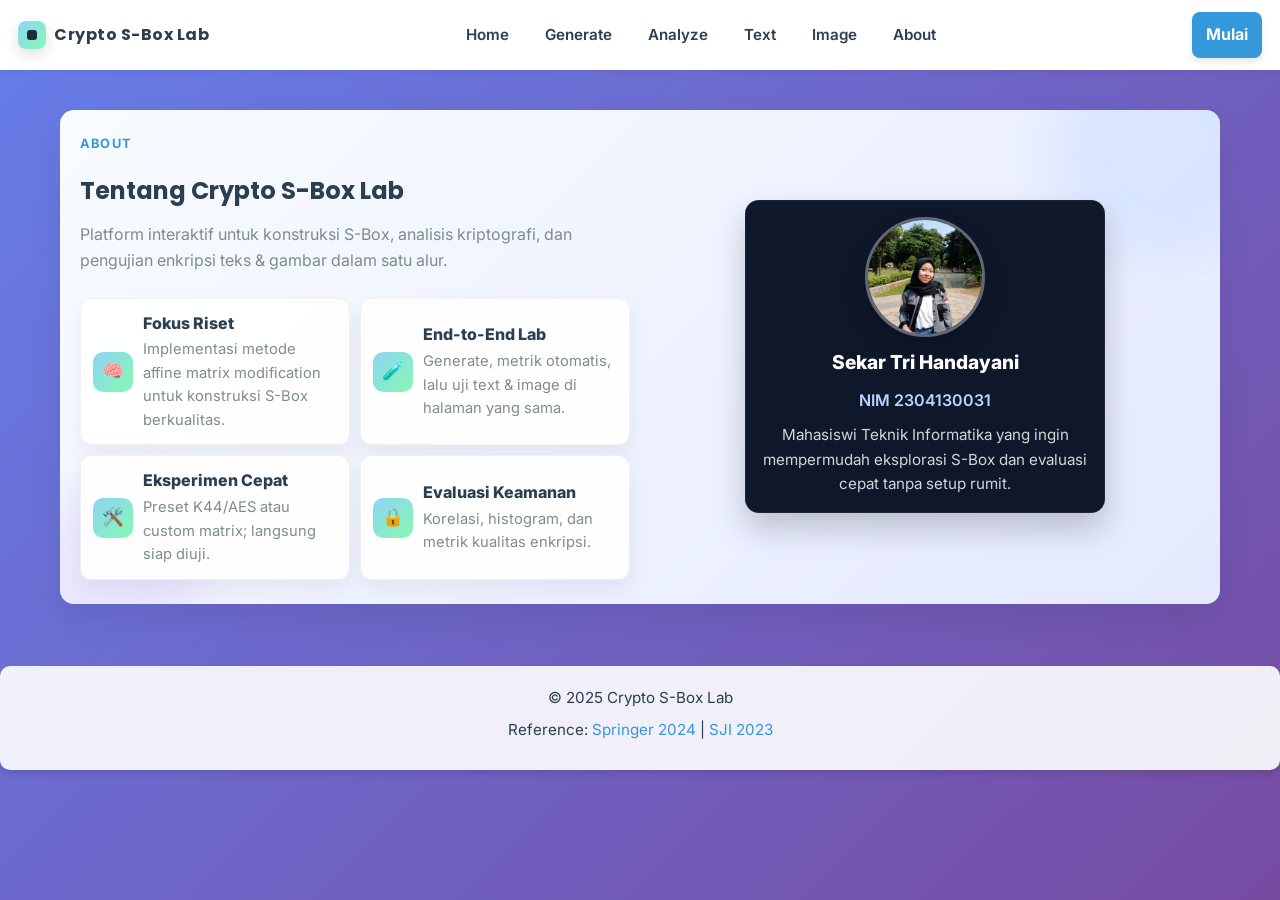
<file: about.html>
<!DOCTYPE html>
<html lang="id">
<head>
    <meta charset="UTF-8">
    <meta name="viewport" content="width=device-width, initial-scale=1.0">
    <title>About - Crypto S-Box Lab</title>
    <link rel="stylesheet" href="styles.css">
</head>
<body>
    <nav class="top-nav">
        <div class="brand"><span class="brand-mark"></span>Crypto S-Box Lab</div>
        <div class="nav-links">
            <a href="index.html#landing">Home</a>
            <a href="index.html#research-panel">Generate</a>
            <a href="index.html#control-panel">Analyze</a>
            <a href="index.html#text-encryption">Text</a>
            <a href="index.html#image-lab">Image</a>
            <a href="about.html">About</a>
        </div>
        <a class="nav-cta" href="index.html#encryption-section">Mulai</a>
    </nav>

    <div class="container">
        <section class="about-hero">
            <div class="about-text">
                <p class="eyebrow">About</p>
                <h1>Tentang Crypto S-Box Lab</h1>
                <p class="hero-sub">Platform interaktif untuk konstruksi S-Box, analisis kriptografi, dan pengujian enkripsi teks & gambar dalam satu alur.</p>
                <div class="about-points">
                    <div class="about-point">
                        <div class="point-icon">🧠</div>
                        <div>
                            <div class="point-title">Fokus Riset</div>
                            <div class="point-desc">Implementasi metode affine matrix modification untuk konstruksi S-Box berkualitas.</div>
                        </div>
                    </div>
                    <div class="about-point">
                        <div class="point-icon">🧪</div>
                        <div>
                            <div class="point-title">End-to-End Lab</div>
                            <div class="point-desc">Generate, metrik otomatis, lalu uji text & image di halaman yang sama.</div>
                        </div>
                    </div>
                    <div class="about-point">
                        <div class="point-icon">🛠️</div>
                        <div>
                            <div class="point-title">Eksperimen Cepat</div>
                            <div class="point-desc">Preset K44/AES atau custom matrix; langsung siap diuji.</div>
                        </div>
                    </div>
                    <div class="about-point">
                        <div class="point-icon">🔒</div>
                        <div>
                            <div class="point-title">Evaluasi Keamanan</div>
                            <div class="point-desc">Korelasi, histogram, dan metrik kualitas enkripsi.</div>
                        </div>
                    </div>
                </div>
            </div>
            <div class="about-visual">
                <div class="profile-card">
                    <div class="profile-photo"><img src="image/IMG20240522093045.jpg" alt="Profile photo" class="profile-photo-img"></div>
                    <div class="profile-name">Sekar Tri Handayani</div>
                    <div class="profile-role">NIM 2304130031</div>
                    <p class="profile-bio">Mahasiswi Teknik Informatika yang ingin mempermudah eksplorasi S-Box dan evaluasi cepat tanpa setup rumit.</p>
                </div>
            </div>
        </section>
    </div>

    <footer>
        <p>&copy; 2025 Crypto S-Box Lab</p>
        <p>Reference: <a href="https://link.springer.com/article/10.1007/s11071-024-10414-3" target="_blank">Springer 2024</a> | <a href="https://journal.unnes.ac.id/nju/index.php/sji/article/view/42305" target="_blank">SJI 2023</a></p>
    </footer>
</body>
</html>
</file>
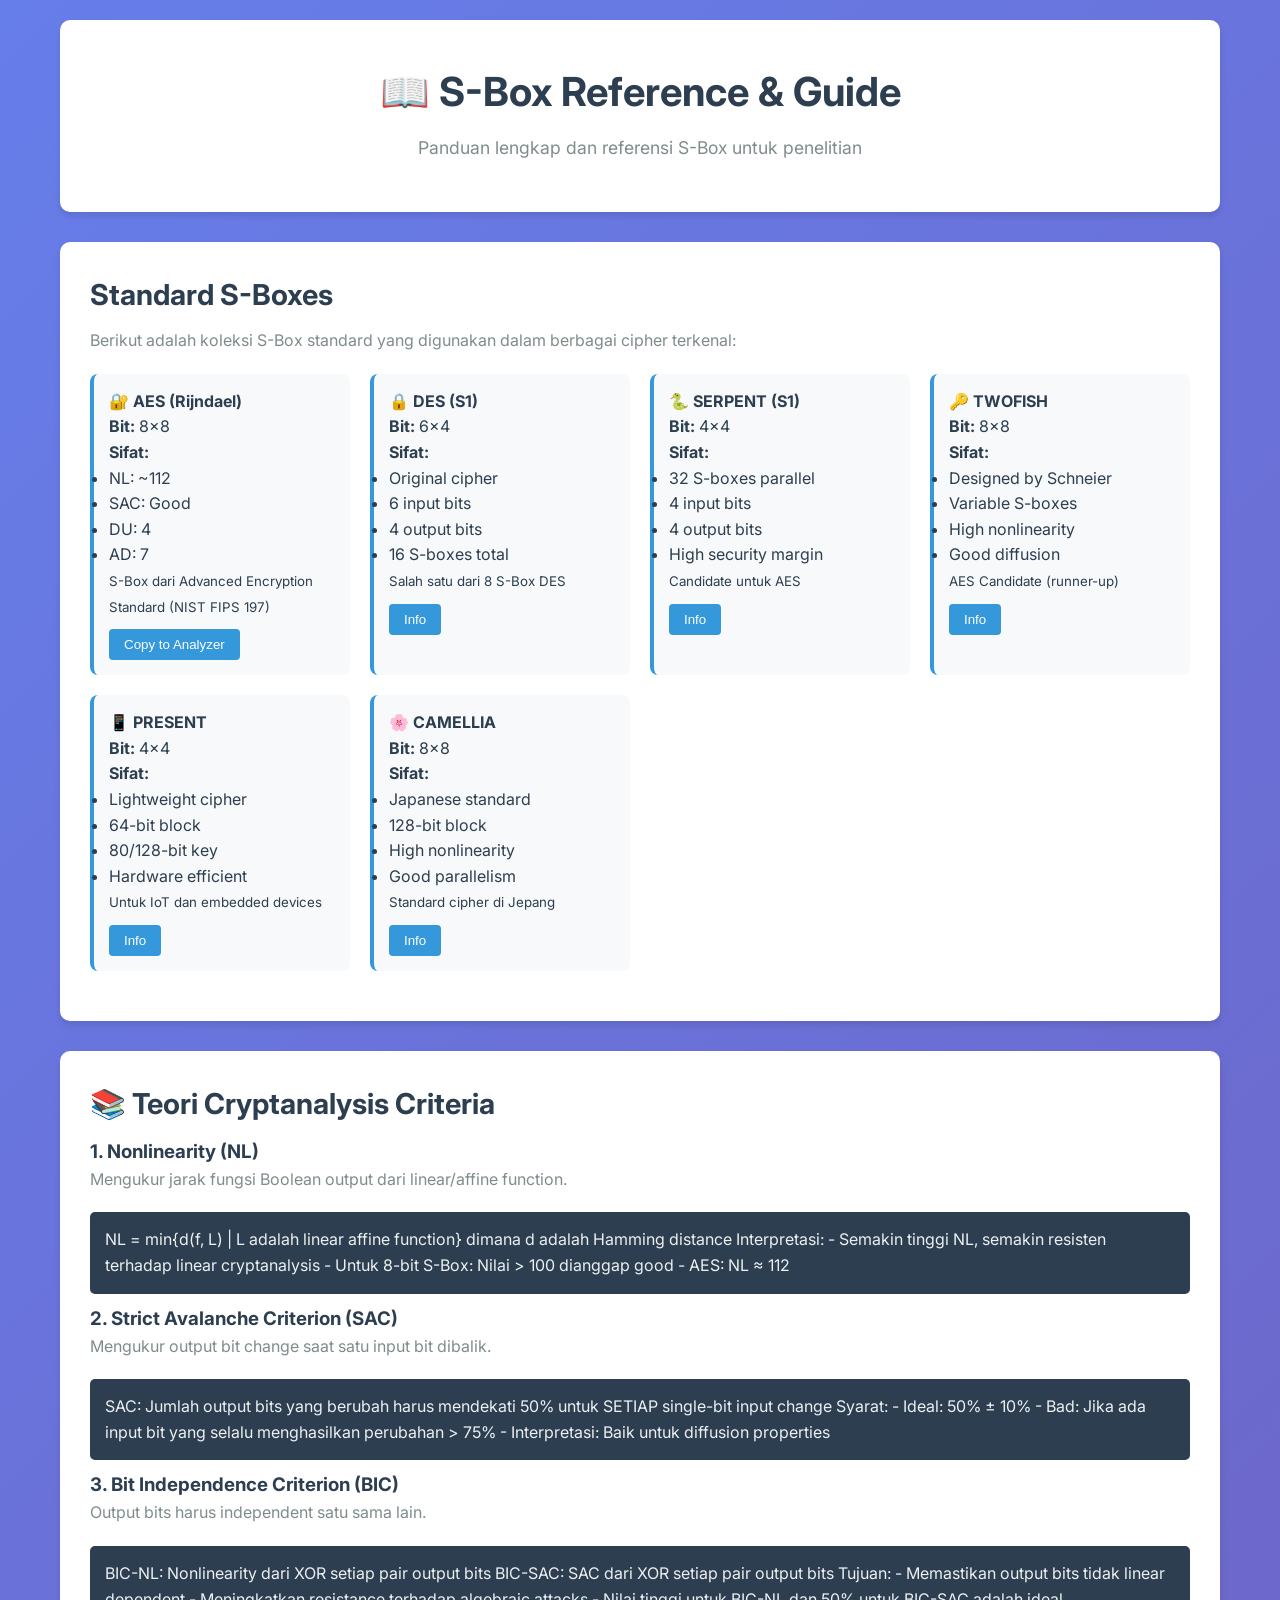
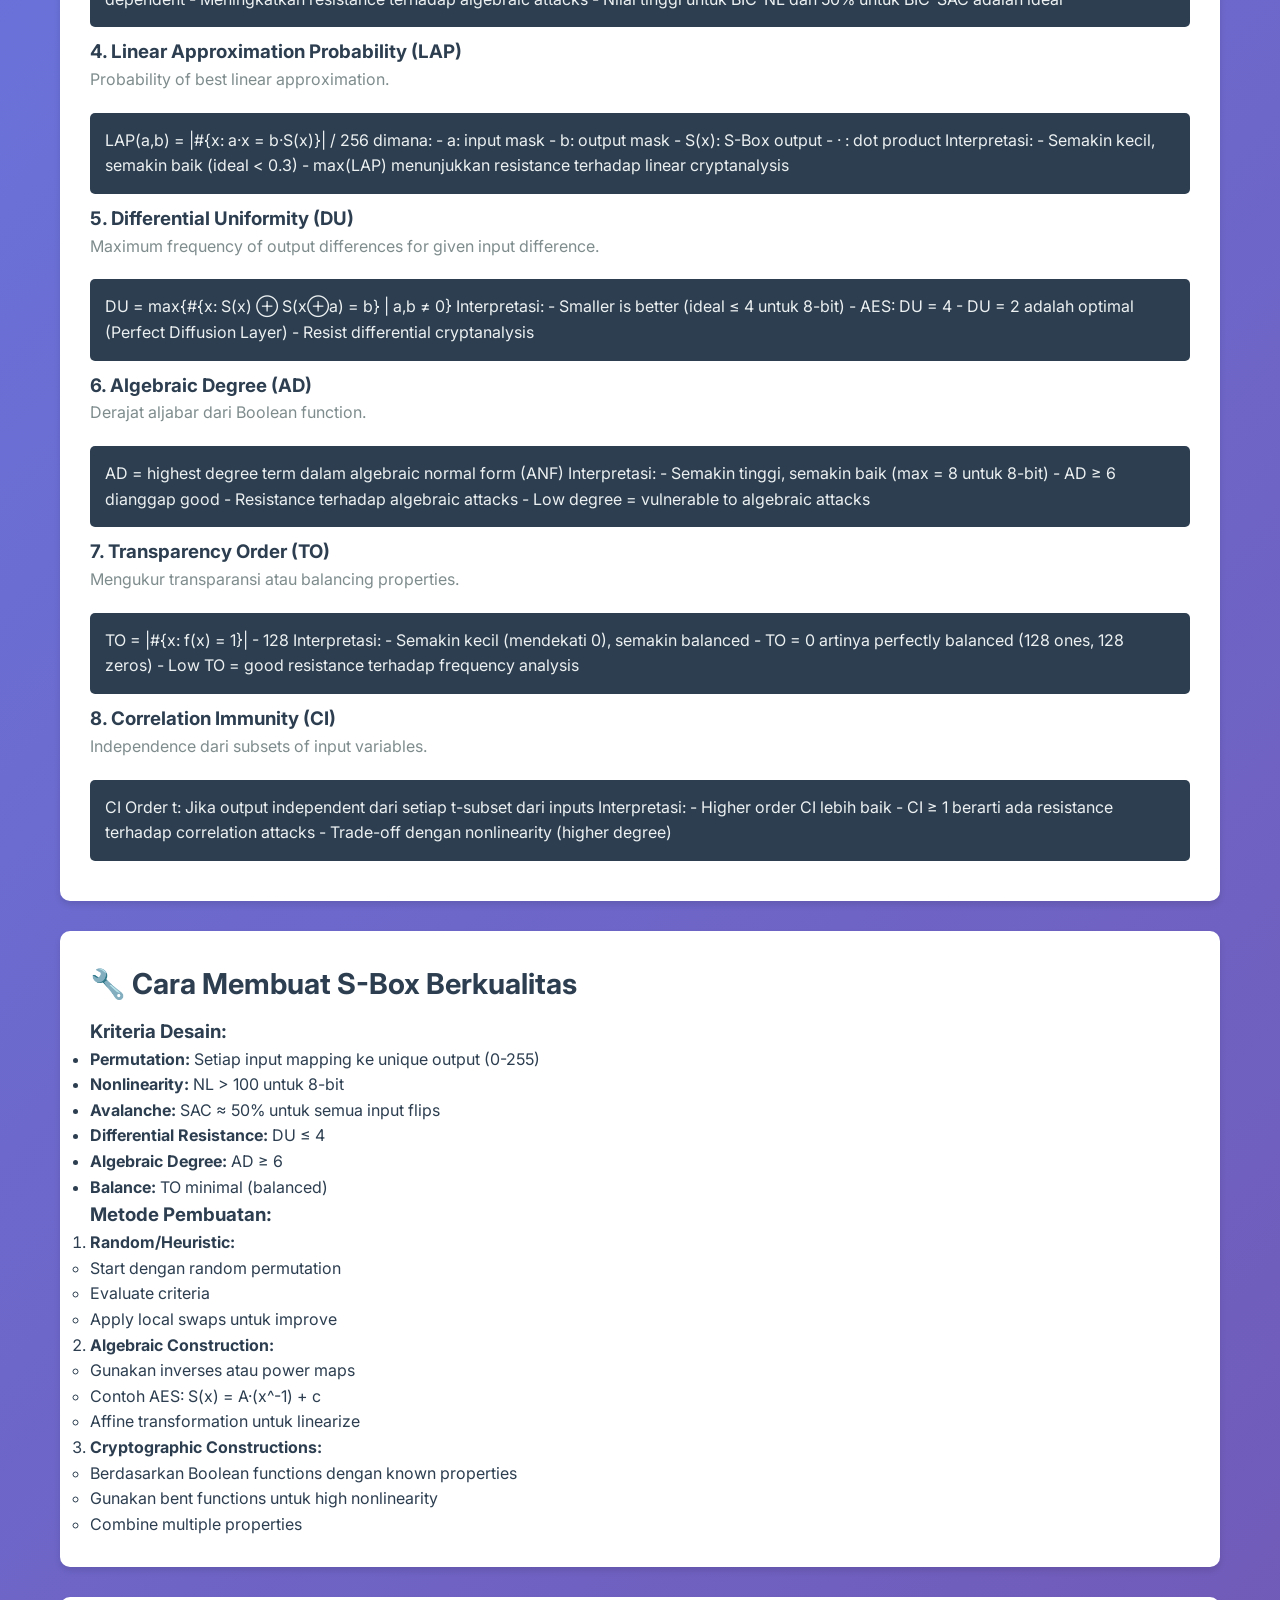
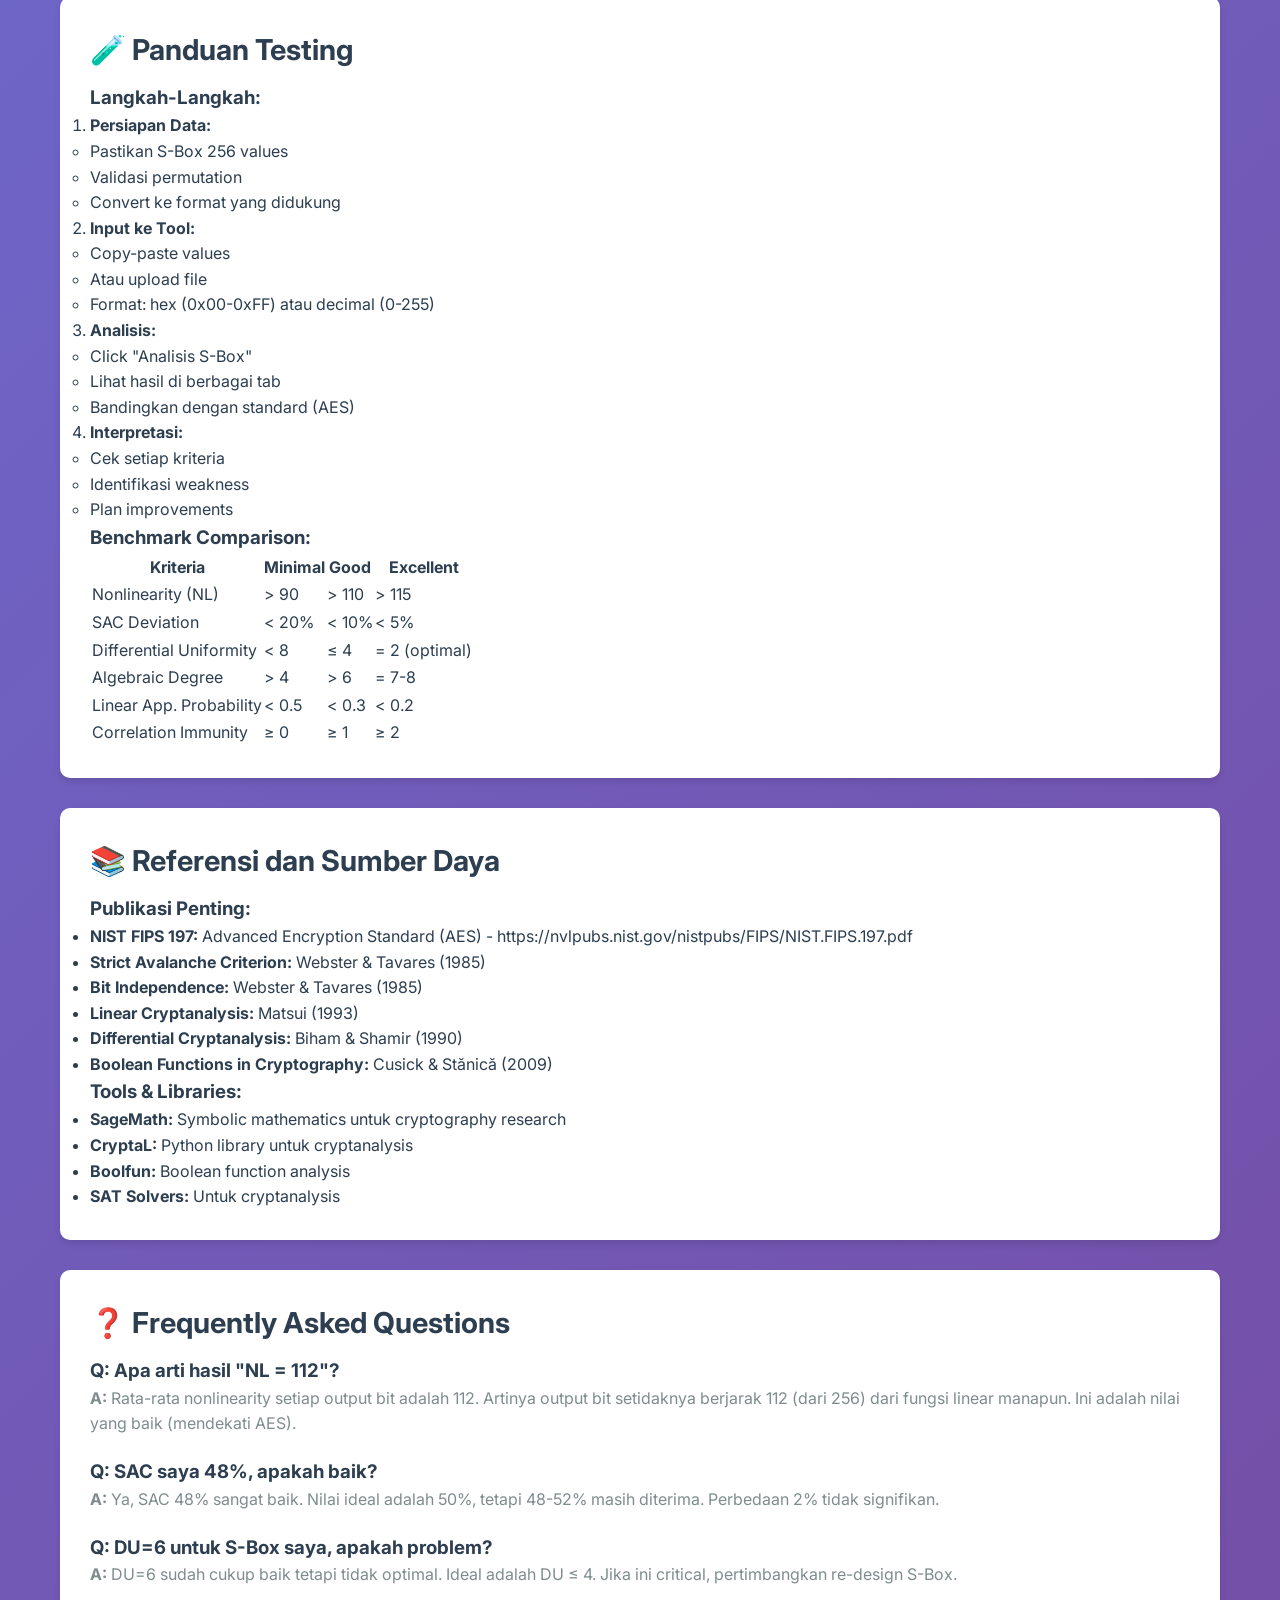
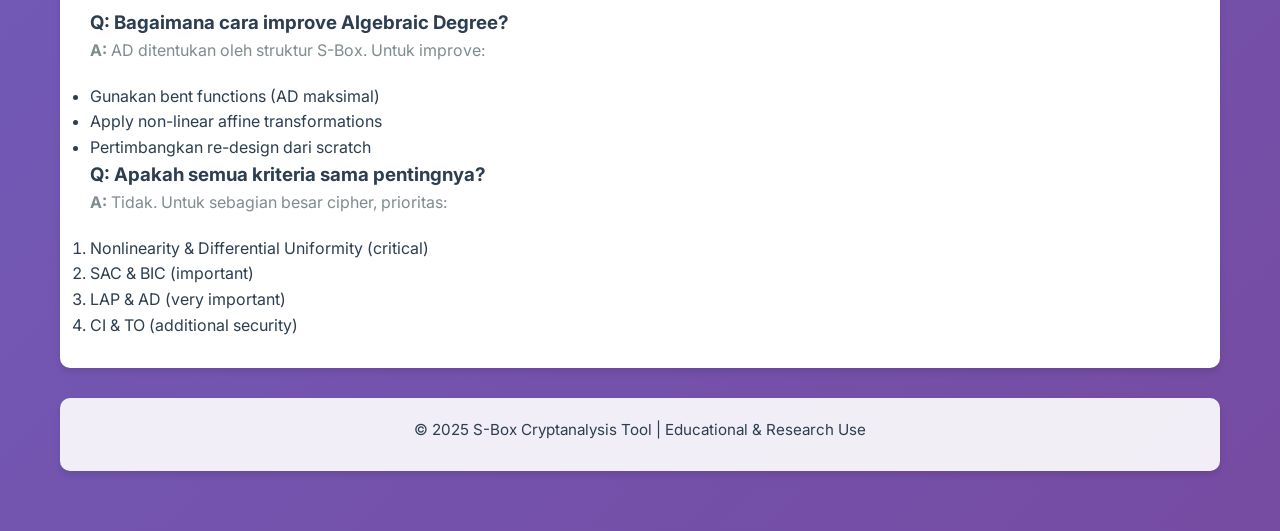
<file: reference.html>
<!DOCTYPE html>
<html lang="id">
<head>
    <meta charset="UTF-8">
    <meta name="viewport" content="width=device-width, initial-scale=1.0">
    <title>S-Box Reference & Guide</title>
    <link rel="stylesheet" href="styles.css">
    <style>
        .reference-grid {
            display: grid;
            grid-template-columns: repeat(auto-fit, minmax(250px, 1fr));
            gap: 20px;
            margin: 20px 0;
        }
        .sbox-card {
            background: #f8f9fa;
            padding: 15px;
            border-radius: 8px;
            border-left: 4px solid #3498db;
        }
        .sbox-card h4 {
            margin-top: 0;
        }
        .sbox-card button {
            background: #3498db;
            color: white;
            padding: 8px 15px;
            border: none;
            border-radius: 4px;
            cursor: pointer;
            margin-top: 10px;
        }
        .sbox-card button:hover {
            background: #2980b9;
        }
        .code-box {
            background: #2c3e50;
            color: #ecf0f1;
            padding: 15px;
            border-radius: 5px;
            overflow-x: auto;
            margin: 10px 0;
        }
    </style>
</head>
<body>
    <div class="container">
        <header>
            <h1>📖 S-Box Reference & Guide</h1>
            <p>Panduan lengkap dan referensi S-Box untuk penelitian</p>
        </header>

        <main>
            <!-- Standard S-Boxes Section -->
            <section>
                <h2>Standard S-Boxes</h2>
                <p>Berikut adalah koleksi S-Box standard yang digunakan dalam berbagai cipher terkenal:</p>
                
                <div class="reference-grid">
                    <!-- AES S-Box -->
                    <div class="sbox-card">
                        <h4>🔐 AES (Rijndael)</h4>
                        <p><strong>Bit:</strong> 8x8</p>
                        <p><strong>Sifat:</strong></p>
                        <ul>
                            <li>NL: ~112</li>
                            <li>SAC: Good</li>
                            <li>DU: 4</li>
                            <li>AD: 7</li>
                        </ul>
                        <p><small>S-Box dari Advanced Encryption Standard (NIST FIPS 197)</small></p>
                        <button onclick="copySBox('aes')">Copy to Analyzer</button>
                    </div>

                    <!-- DES S-Box -->
                    <div class="sbox-card">
                        <h4>🔒 DES (S1)</h4>
                        <p><strong>Bit:</strong> 6x4</p>
                        <p><strong>Sifat:</strong></p>
                        <ul>
                            <li>Original cipher</li>
                            <li>6 input bits</li>
                            <li>4 output bits</li>
                            <li>16 S-boxes total</li>
                        </ul>
                        <p><small>Salah satu dari 8 S-Box DES</small></p>
                        <button onclick="alert('DES S-Box adalah 6x4. Alat ini untuk 8x8.')">Info</button>
                    </div>

                    <!-- SERPENT S-Box -->
                    <div class="sbox-card">
                        <h4>🐍 SERPENT (S1)</h4>
                        <p><strong>Bit:</strong> 4x4</p>
                        <p><strong>Sifat:</strong></p>
                        <ul>
                            <li>32 S-boxes parallel</li>
                            <li>4 input bits</li>
                            <li>4 output bits</li>
                            <li>High security margin</li>
                        </ul>
                        <p><small>Candidate untuk AES</small></p>
                        <button onclick="alert('SERPENT S-Box adalah 4x4. Alat ini untuk 8x8.')">Info</button>
                    </div>

                    <!-- TWOFISH S-Box -->
                    <div class="sbox-card">
                        <h4>🔑 TWOFISH</h4>
                        <p><strong>Bit:</strong> 8x8</p>
                        <p><strong>Sifat:</strong></p>
                        <ul>
                            <li>Designed by Schneier</li>
                            <li>Variable S-boxes</li>
                            <li>High nonlinearity</li>
                            <li>Good diffusion</li>
                        </ul>
                        <p><small>AES Candidate (runner-up)</small></p>
                        <button onclick="alert('TWOFISH S-Box bergantung pada key. Lihat dokumentasi TWOFISH.')">Info</button>
                    </div>

                    <!-- PRESENT S-Box -->
                    <div class="sbox-card">
                        <h4>📱 PRESENT</h4>
                        <p><strong>Bit:</strong> 4x4</p>
                        <p><strong>Sifat:</strong></p>
                        <ul>
                            <li>Lightweight cipher</li>
                            <li>64-bit block</li>
                            <li>80/128-bit key</li>
                            <li>Hardware efficient</li>
                        </ul>
                        <p><small>Untuk IoT dan embedded devices</small></p>
                        <button onclick="alert('PRESENT S-Box adalah 4x4. Alat ini untuk 8x8.')">Info</button>
                    </div>

                    <!-- CAMELLIA S-Box -->
                    <div class="sbox-card">
                        <h4>🌸 CAMELLIA</h4>
                        <p><strong>Bit:</strong> 8x8</p>
                        <p><strong>Sifat:</strong></p>
                        <ul>
                            <li>Japanese standard</li>
                            <li>128-bit block</li>
                            <li>High nonlinearity</li>
                            <li>Good parallelism</li>
                        </ul>
                        <p><small>Standard cipher di Jepang</small></p>
                        <button onclick="alert('Gunakan dokumentasi CAMELLIA untuk S-Box values.')">Info</button>
                    </div>
                </div>
            </section>

            <!-- Theory Section -->
            <section>
                <h2>📚 Teori Cryptanalysis Criteria</h2>
                
                <h3>1. Nonlinearity (NL)</h3>
                <p>Mengukur jarak fungsi Boolean output dari linear/affine function.</p>
                <div class="code-box">
NL = min{d(f, L) | L adalah linear affine function}
dimana d adalah Hamming distance

Interpretasi:
- Semakin tinggi NL, semakin resisten terhadap linear cryptanalysis
- Untuk 8-bit S-Box: Nilai > 100 dianggap good
- AES: NL ≈ 112
                </div>

                <h3>2. Strict Avalanche Criterion (SAC)</h3>
                <p>Mengukur output bit change saat satu input bit dibalik.</p>
                <div class="code-box">
SAC: Jumlah output bits yang berubah harus mendekati 50%
     untuk SETIAP single-bit input change

Syarat:
- Ideal: 50% ± 10%
- Bad: Jika ada input bit yang selalu menghasilkan perubahan > 75%
- Interpretasi: Baik untuk diffusion properties
                </div>

                <h3>3. Bit Independence Criterion (BIC)</h3>
                <p>Output bits harus independent satu sama lain.</p>
                <div class="code-box">
BIC-NL: Nonlinearity dari XOR setiap pair output bits
BIC-SAC: SAC dari XOR setiap pair output bits

Tujuan:
- Memastikan output bits tidak linear dependent
- Meningkatkan resistance terhadap algebraic attacks
- Nilai tinggi untuk BIC-NL dan 50% untuk BIC-SAC adalah ideal
                </div>

                <h3>4. Linear Approximation Probability (LAP)</h3>
                <p>Probability of best linear approximation.</p>
                <div class="code-box">
LAP(a,b) = |#{x: a·x = b·S(x)}| / 256

dimana:
- a: input mask
- b: output mask
- S(x): S-Box output
- · : dot product

Interpretasi:
- Semakin kecil, semakin baik (ideal < 0.3)
- max(LAP) menunjukkan resistance terhadap linear cryptanalysis
                </div>

                <h3>5. Differential Uniformity (DU)</h3>
                <p>Maximum frequency of output differences for given input difference.</p>
                <div class="code-box">
DU = max{#{x: S(x) ⊕ S(x⊕a) = b} | a,b ≠ 0}

Interpretasi:
- Smaller is better (ideal ≤ 4 untuk 8-bit)
- AES: DU = 4
- DU = 2 adalah optimal (Perfect Diffusion Layer)
- Resist differential cryptanalysis
                </div>

                <h3>6. Algebraic Degree (AD)</h3>
                <p>Derajat aljabar dari Boolean function.</p>
                <div class="code-box">
AD = highest degree term dalam algebraic normal form (ANF)

Interpretasi:
- Semakin tinggi, semakin baik (max = 8 untuk 8-bit)
- AD ≥ 6 dianggap good
- Resistance terhadap algebraic attacks
- Low degree = vulnerable to algebraic attacks
                </div>

                <h3>7. Transparency Order (TO)</h3>
                <p>Mengukur transparansi atau balancing properties.</p>
                <div class="code-box">
TO = |#{x: f(x) = 1}| - 128

Interpretasi:
- Semakin kecil (mendekati 0), semakin balanced
- TO = 0 artinya perfectly balanced (128 ones, 128 zeros)
- Low TO = good resistance terhadap frequency analysis
                </div>

                <h3>8. Correlation Immunity (CI)</h3>
                <p>Independence dari subsets of input variables.</p>
                <div class="code-box">
CI Order t: Jika output independent dari setiap t-subset dari inputs

Interpretasi:
- Higher order CI lebih baik
- CI ≥ 1 berarti ada resistance terhadap correlation attacks
- Trade-off dengan nonlinearity (higher degree)
                </div>
            </section>

            <!-- How to Create Good S-Box Section -->
            <section>
                <h2>🔧 Cara Membuat S-Box Berkualitas</h2>
                
                <h3>Kriteria Desain:</h3>
                <ul>
                    <li><strong>Permutation:</strong> Setiap input mapping ke unique output (0-255)</li>
                    <li><strong>Nonlinearity:</strong> NL > 100 untuk 8-bit</li>
                    <li><strong>Avalanche:</strong> SAC ≈ 50% untuk semua input flips</li>
                    <li><strong>Differential Resistance:</strong> DU ≤ 4</li>
                    <li><strong>Algebraic Degree:</strong> AD ≥ 6</li>
                    <li><strong>Balance:</strong> TO minimal (balanced)</li>
                </ul>

                <h3>Metode Pembuatan:</h3>
                <ol>
                    <li><strong>Random/Heuristic:</strong>
                        <ul>
                            <li>Start dengan random permutation</li>
                            <li>Evaluate criteria</li>
                            <li>Apply local swaps untuk improve</li>
                        </ul>
                    </li>
                    
                    <li><strong>Algebraic Construction:</strong>
                        <ul>
                            <li>Gunakan inverses atau power maps</li>
                            <li>Contoh AES: S(x) = A·(x^-1) + c</li>
                            <li>Affine transformation untuk linearize</li>
                        </ul>
                    </li>
                    
                    <li><strong>Cryptographic Constructions:</strong>
                        <ul>
                            <li>Berdasarkan Boolean functions dengan known properties</li>
                            <li>Gunakan bent functions untuk high nonlinearity</li>
                            <li>Combine multiple properties</li>
                        </ul>
                    </li>
                </ol>
            </section>

            <!-- Testing Guide -->
            <section>
                <h2>🧪 Panduan Testing</h2>
                
                <h3>Langkah-Langkah:</h3>
                <ol>
                    <li><strong>Persiapan Data:</strong>
                        <ul>
                            <li>Pastikan S-Box 256 values</li>
                            <li>Validasi permutation</li>
                            <li>Convert ke format yang didukung</li>
                        </ul>
                    </li>
                    
                    <li><strong>Input ke Tool:</strong>
                        <ul>
                            <li>Copy-paste values</li>
                            <li>Atau upload file</li>
                            <li>Format: hex (0x00-0xFF) atau decimal (0-255)</li>
                        </ul>
                    </li>
                    
                    <li><strong>Analisis:</strong>
                        <ul>
                            <li>Click "Analisis S-Box"</li>
                            <li>Lihat hasil di berbagai tab</li>
                            <li>Bandingkan dengan standard (AES)</li>
                        </ul>
                    </li>
                    
                    <li><strong>Interpretasi:</strong>
                        <ul>
                            <li>Cek setiap kriteria</li>
                            <li>Identifikasi weakness</li>
                            <li>Plan improvements</li>
                        </ul>
                    </li>
                </ol>

                <h3>Benchmark Comparison:</h3>
                <table class="metrics-table">
                    <thead>
                        <tr>
                            <th>Kriteria</th>
                            <th>Minimal</th>
                            <th>Good</th>
                            <th>Excellent</th>
                        </tr>
                    </thead>
                    <tbody>
                        <tr>
                            <td>Nonlinearity (NL)</td>
                            <td>&gt; 90</td>
                            <td>&gt; 110</td>
                            <td>&gt; 115</td>
                        </tr>
                        <tr>
                            <td>SAC Deviation</td>
                            <td>&lt; 20%</td>
                            <td>&lt; 10%</td>
                            <td>&lt; 5%</td>
                        </tr>
                        <tr>
                            <td>Differential Uniformity</td>
                            <td>&lt; 8</td>
                            <td>≤ 4</td>
                            <td>= 2 (optimal)</td>
                        </tr>
                        <tr>
                            <td>Algebraic Degree</td>
                            <td>&gt; 4</td>
                            <td>&gt; 6</td>
                            <td>= 7-8</td>
                        </tr>
                        <tr>
                            <td>Linear App. Probability</td>
                            <td>&lt; 0.5</td>
                            <td>&lt; 0.3</td>
                            <td>&lt; 0.2</td>
                        </tr>
                        <tr>
                            <td>Correlation Immunity</td>
                            <td>≥ 0</td>
                            <td>≥ 1</td>
                            <td>≥ 2</td>
                        </tr>
                    </tbody>
                </table>
            </section>

            <!-- Resources -->
            <section>
                <h2>📚 Referensi dan Sumber Daya</h2>
                
                <h3>Publikasi Penting:</h3>
                <ul>
                    <li><strong>NIST FIPS 197:</strong> Advanced Encryption Standard (AES) - https://nvlpubs.nist.gov/nistpubs/FIPS/NIST.FIPS.197.pdf</li>
                    <li><strong>Strict Avalanche Criterion:</strong> Webster & Tavares (1985)</li>
                    <li><strong>Bit Independence:</strong> Webster & Tavares (1985)</li>
                    <li><strong>Linear Cryptanalysis:</strong> Matsui (1993)</li>
                    <li><strong>Differential Cryptanalysis:</strong> Biham & Shamir (1990)</li>
                    <li><strong>Boolean Functions in Cryptography:</strong> Cusick & Stănică (2009)</li>
                </ul>

                <h3>Tools & Libraries:</h3>
                <ul>
                    <li><strong>SageMath:</strong> Symbolic mathematics untuk cryptography research</li>
                    <li><strong>CryptaL:</strong> Python library untuk cryptanalysis</li>
                    <li><strong>Boolfun:</strong> Boolean function analysis</li>
                    <li><strong>SAT Solvers:</strong> Untuk cryptanalysis</li>
                </ul>
            </section>

            <!-- FAQ -->
            <section>
                <h2>❓ Frequently Asked Questions</h2>
                
                <h3>Q: Apa arti hasil "NL = 112"?</h3>
                <p><strong>A:</strong> Rata-rata nonlinearity setiap output bit adalah 112. Artinya output bit setidaknya berjarak 112 (dari 256) dari fungsi linear manapun. Ini adalah nilai yang baik (mendekati AES).</p>
                
                <h3>Q: SAC saya 48%, apakah baik?</h3>
                <p><strong>A:</strong> Ya, SAC 48% sangat baik. Nilai ideal adalah 50%, tetapi 48-52% masih diterima. Perbedaan 2% tidak signifikan.</p>
                
                <h3>Q: DU=6 untuk S-Box saya, apakah problem?</h3>
                <p><strong>A:</strong> DU=6 sudah cukup baik tetapi tidak optimal. Ideal adalah DU ≤ 4. Jika ini critical, pertimbangkan re-design S-Box.</p>
                
                <h3>Q: Bagaimana cara improve Algebraic Degree?</h3>
                <p><strong>A:</strong> AD ditentukan oleh struktur S-Box. Untuk improve:</p>
                <ul>
                    <li>Gunakan bent functions (AD maksimal)</li>
                    <li>Apply non-linear affine transformations</li>
                    <li>Pertimbangkan re-design dari scratch</li>
                </ul>
                
                <h3>Q: Apakah semua kriteria sama pentingnya?</h3>
                <p><strong>A:</strong> Tidak. Untuk sebagian besar cipher, prioritas:</p>
                <ol>
                    <li>Nonlinearity & Differential Uniformity (critical)</li>
                    <li>SAC & BIC (important)</li>
                    <li>LAP & AD (very important)</li>
                    <li>CI & TO (additional security)</li>
                </ol>
            </section>
        </main>

        <footer>
            <p>&copy; 2025 S-Box Cryptanalysis Tool | Educational & Research Use</p>
        </footer>
    </div>

    <script>
        const SBoxData = {
            aes: [
                0x63, 0x7c, 0x77, 0x7b, 0xf2, 0x6b, 0x6f, 0xc5, 0x30, 0x01, 0x67, 0x2b, 0xfe, 0xd7, 0xab, 0x76,
                0xca, 0x82, 0xc9, 0x7d, 0xfa, 0x59, 0x47, 0xf0, 0xad, 0xd4, 0xa2, 0xaf, 0x9c, 0xa4, 0x72, 0xc0,
                0xb7, 0xfd, 0x93, 0x26, 0x36, 0x3f, 0xf7, 0xcc, 0x34, 0xa5, 0xe5, 0xf1, 0x71, 0xd8, 0x31, 0x15,
                0x04, 0xc7, 0x23, 0xc3, 0x18, 0x96, 0x05, 0x9a, 0x07, 0x12, 0x80, 0xe2, 0xeb, 0x27, 0xb2, 0x75,
                0x09, 0x83, 0x2c, 0x1a, 0x1b, 0x6e, 0x5a, 0xa0, 0x52, 0x3b, 0xd6, 0xb3, 0x29, 0xe3, 0x2f, 0x84,
                0x53, 0xd1, 0x00, 0xed, 0x20, 0xfc, 0xb1, 0x5b, 0x6a, 0xcb, 0xbe, 0x39, 0x4a, 0x4c, 0x58, 0xcf,
                0xd0, 0xef, 0xaa, 0xfb, 0x43, 0x4d, 0x33, 0x85, 0x45, 0xf9, 0x02, 0x7f, 0x50, 0x3c, 0x9f, 0xa8,
                0x51, 0xa3, 0x40, 0x8f, 0x92, 0x9d, 0x38, 0xf5, 0xbc, 0xb6, 0xda, 0x21, 0x10, 0xff, 0xf3, 0xd2,
                0xcd, 0x0c, 0x13, 0xec, 0x5f, 0x97, 0x44, 0x17, 0xc4, 0xa7, 0x7e, 0x3d, 0x64, 0x5d, 0x19, 0x73,
                0x60, 0x81, 0x4f, 0xdc, 0x22, 0x2a, 0x90, 0x88, 0x46, 0xee, 0xb8, 0x14, 0xde, 0x5e, 0x0b, 0xdb,
                0xe0, 0x32, 0x3a, 0x0a, 0x49, 0x06, 0x24, 0x5e, 0xc2, 0xd3, 0xac, 0x62, 0x91, 0x95, 0xe4, 0x79,
                0xe7, 0xc8, 0x37, 0x6d, 0x8d, 0xd5, 0x4e, 0xa9, 0x6c, 0x56, 0xf4, 0xea, 0x65, 0x7a, 0xae, 0x08,
                0xba, 0x78, 0x25, 0x2e, 0x1c, 0xa6, 0xb4, 0xc6, 0xe8, 0xd7, 0x4b, 0x55, 0xcf, 0x34, 0xc5, 0x84,
                0xcb, 0xb9, 0xd0, 0xf7, 0x8f, 0xe3, 0xe6, 0xc3, 0x9f, 0xd1, 0x95, 0x76, 0xa4, 0xc2, 0xe7, 0x3d,
                0xd8, 0xfb, 0x05, 0xd9, 0x0e, 0xfe, 0xd3, 0xd4, 0xd2, 0xf5, 0x9b, 0x0f, 0x3b, 0x0d, 0x52, 0xa5,
                0xdf, 0xb5, 0x0f, 0xee, 0xbc, 0x1b, 0x68, 0xa6, 0xc6, 0x63, 0xfb, 0xd9, 0xf0, 0xd4, 0x1f, 0xd9
            ]
        };

        function copySBox(sboxName) {
            const sbox = SBoxData[sboxName];
            if (!sbox) {
                alert('S-Box tidak ditemukan');
                return;
            }
            
            const hexString = sbox.map(v => '0x' + v.toString(16).padStart(2, '0').toUpperCase()).join(' ');
            
            // Copy ke clipboard
            navigator.clipboard.writeText(hexString).then(() => {
                alert('S-Box berhasil di-copy! Kembali ke analyzer dan paste.');
                // Redirect ke analyzer
                window.location.href = 'index.html';
            }).catch(err => {
                // Fallback
                const textarea = document.createElement('textarea');
                textarea.value = hexString;
                document.body.appendChild(textarea);
                textarea.select();
                document.execCommand('copy');
                document.body.removeChild(textarea);
                alert('S-Box berhasil di-copy! Kembali ke analyzer dan paste.');
                window.location.href = 'index.html';
            });
        }
    </script>
</body>
</html>
</file>
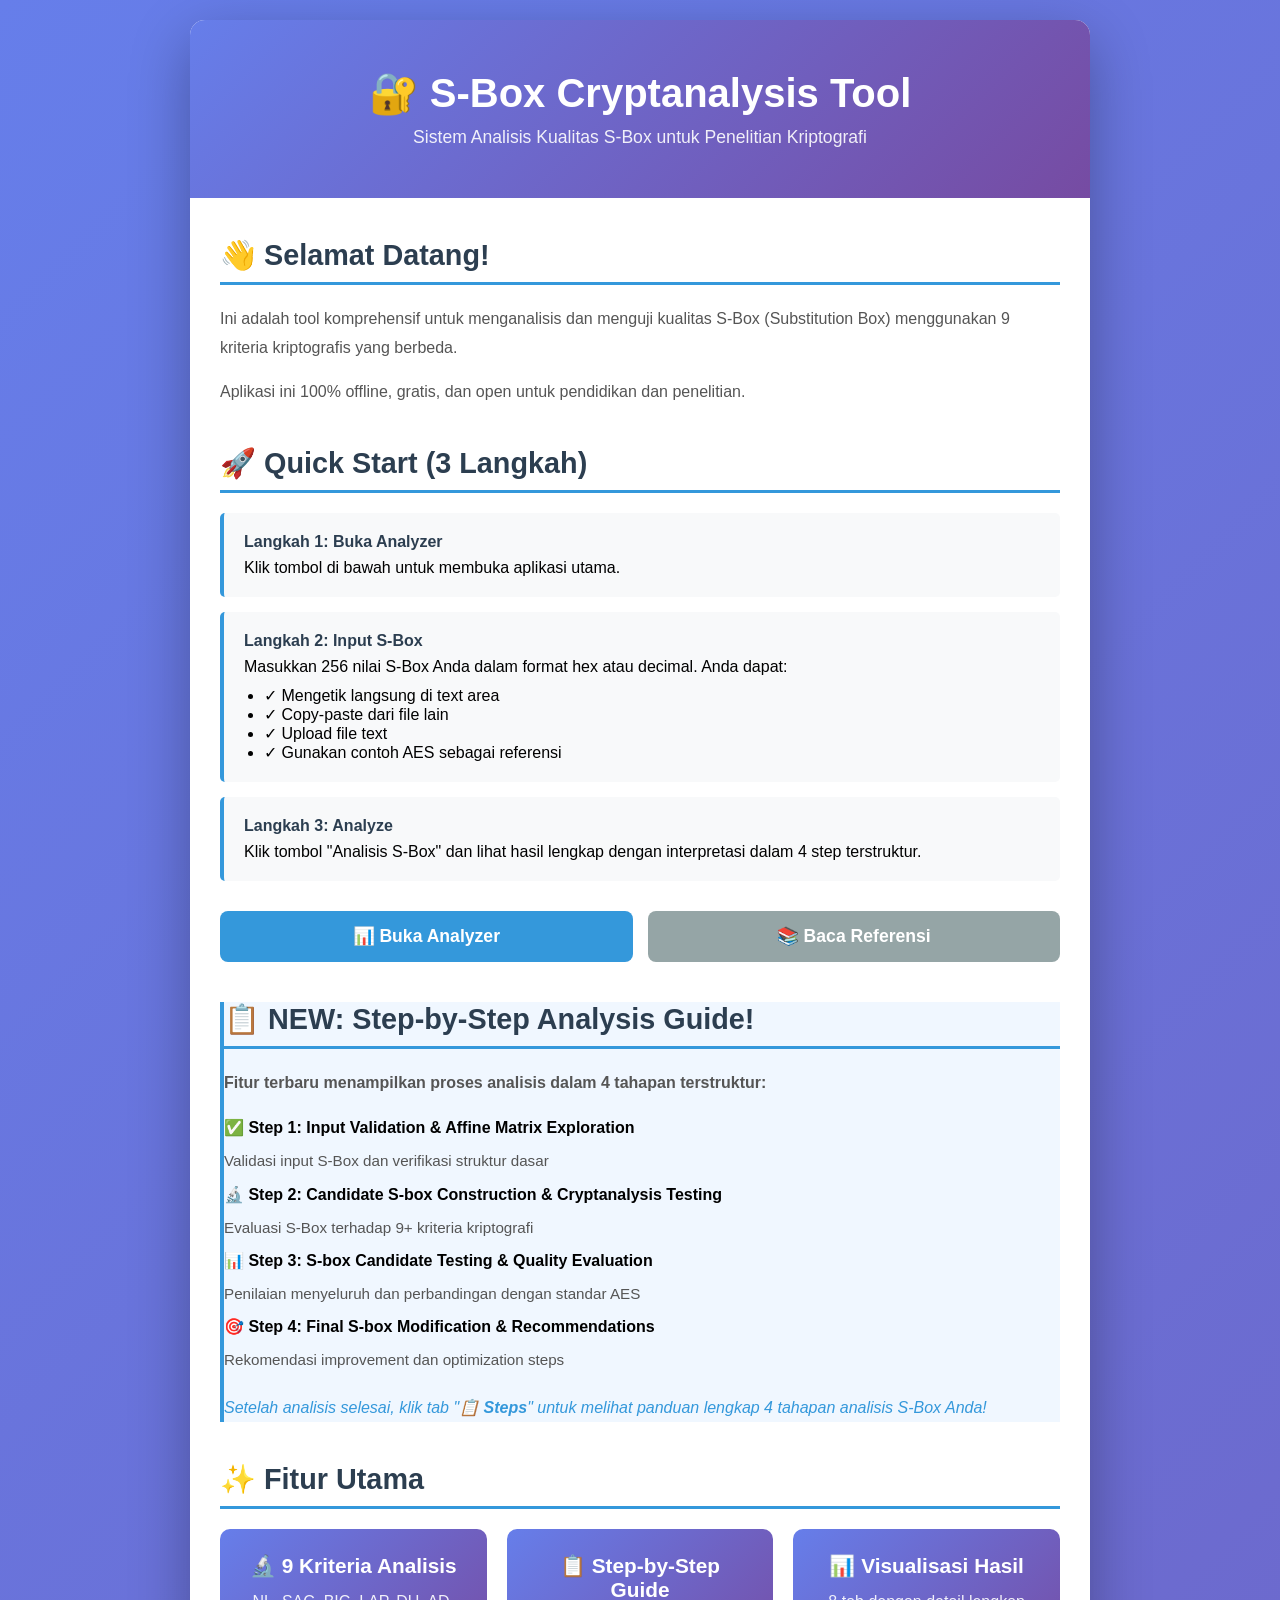
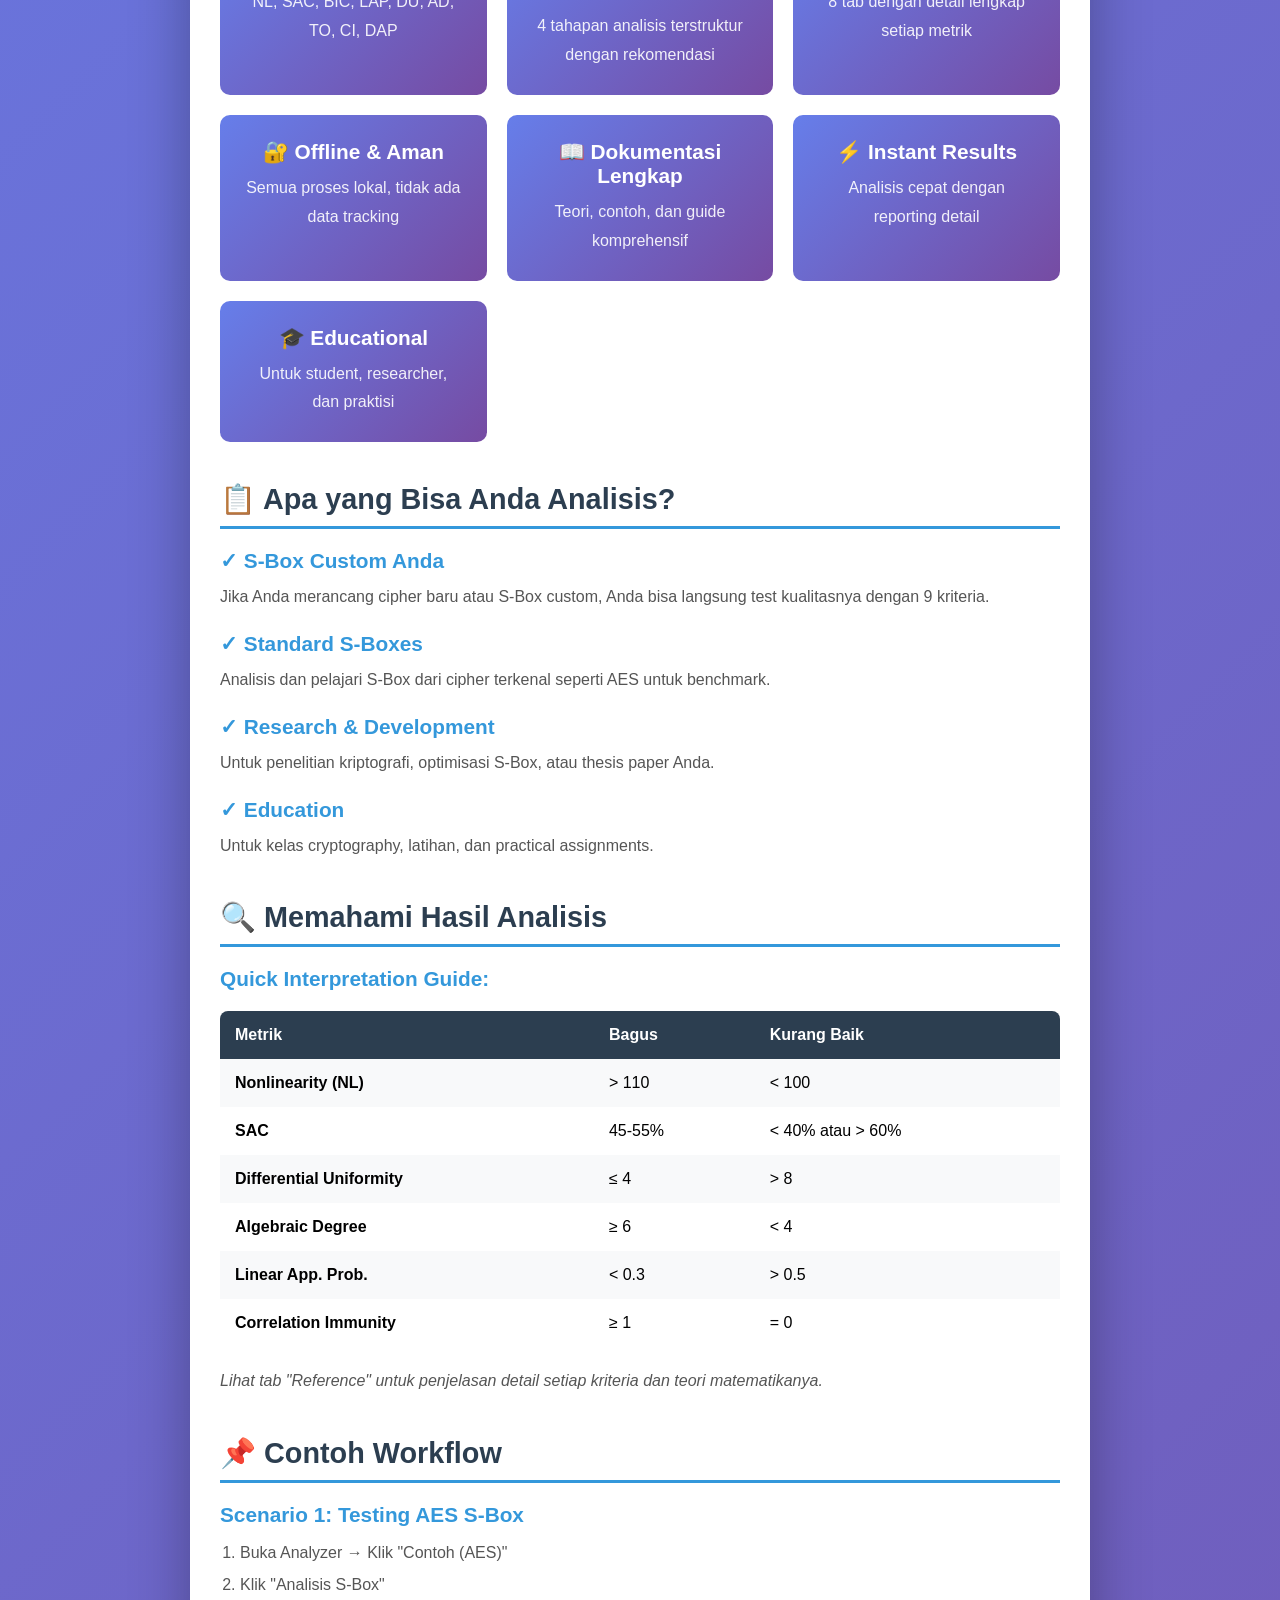
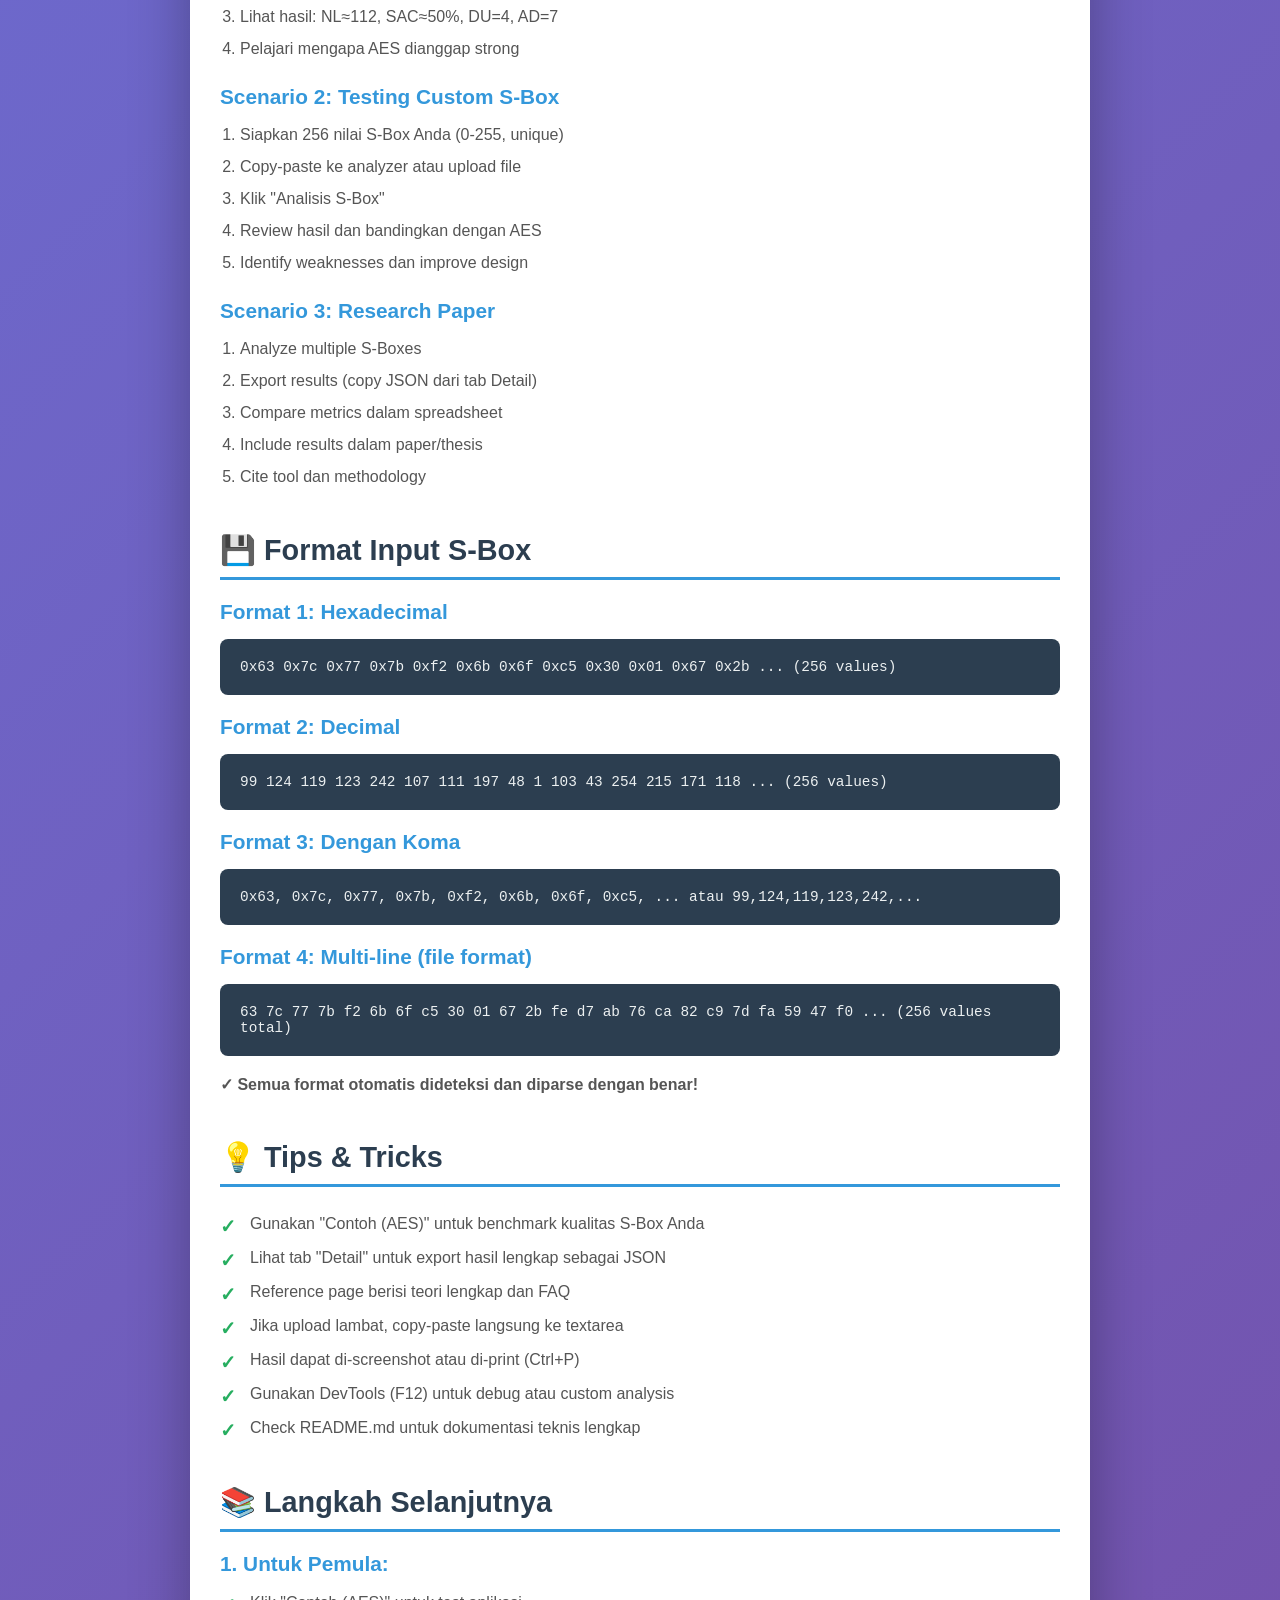
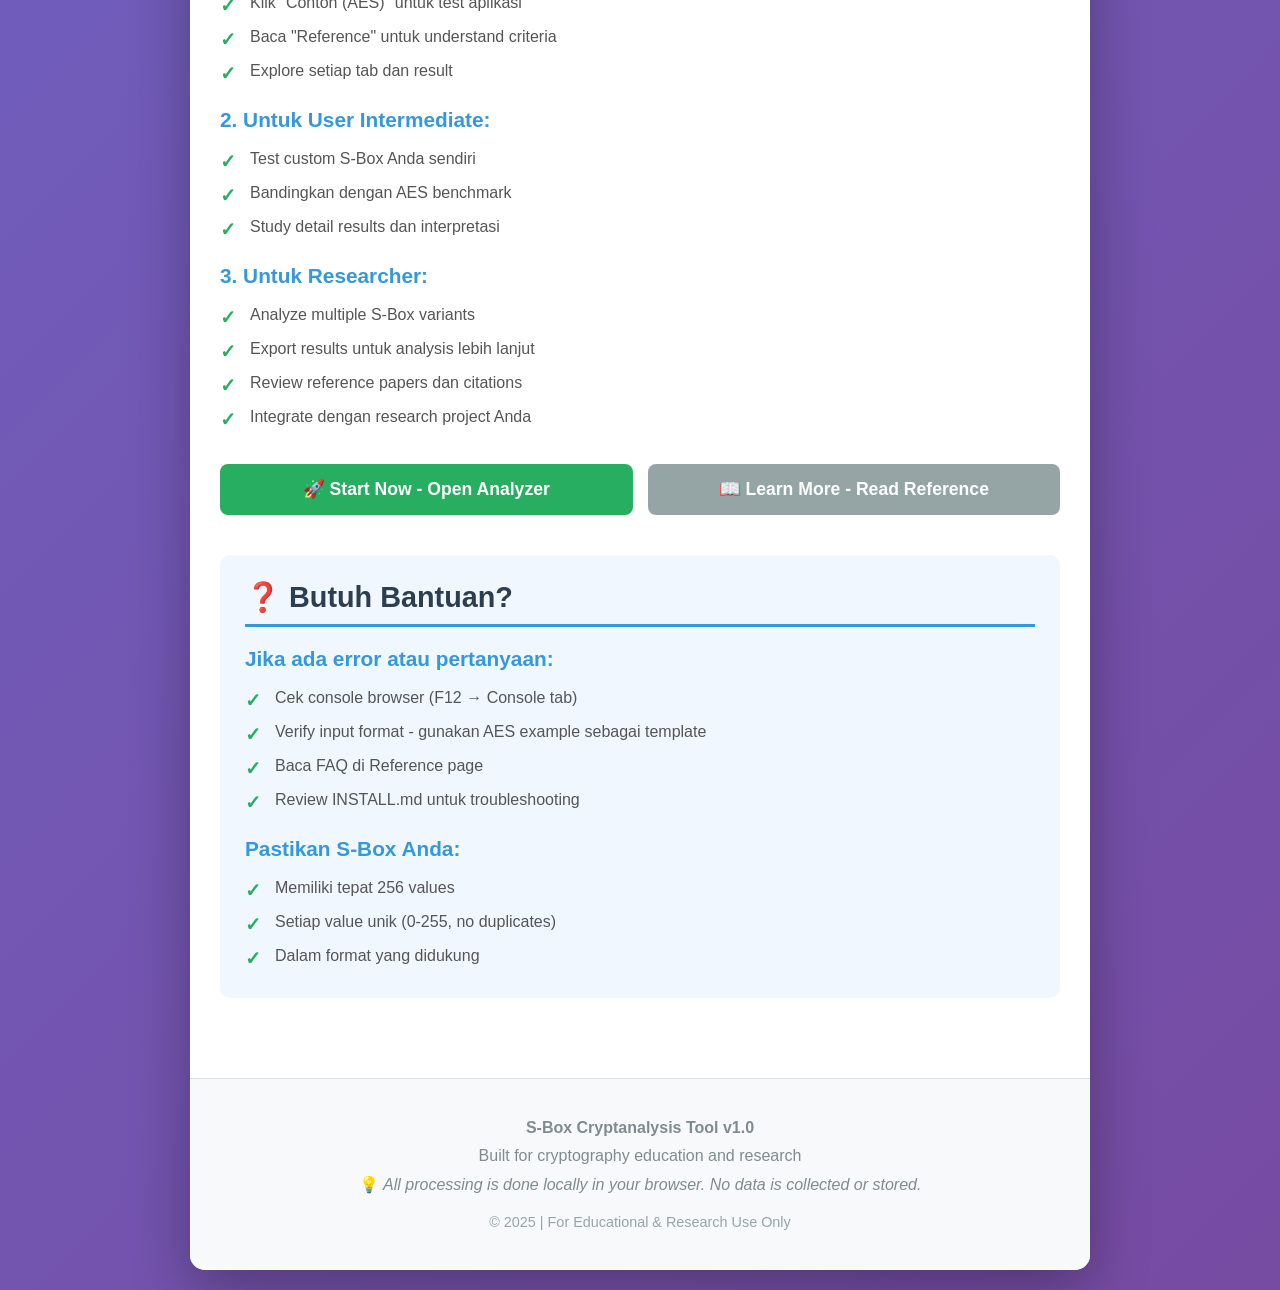
<file: start.html>
<!DOCTYPE html>
<html lang="id">
<head>
    <meta charset="UTF-8">
    <meta name="viewport" content="width=device-width, initial-scale=1.0">
    <title>S-Box Tool - Quick Start</title>
    <style>
        * {
            margin: 0;
            padding: 0;
            box-sizing: border-box;
        }
        body {
            font-family: 'Segoe UI', Tahoma, Geneva, Verdana, sans-serif;
            background: linear-gradient(135deg, #667eea 0%, #764ba2 100%);
            min-height: 100vh;
            display: flex;
            align-items: center;
            justify-content: center;
            padding: 20px;
        }
        .container {
            background: white;
            border-radius: 15px;
            box-shadow: 0 20px 60px rgba(0, 0, 0, 0.3);
            max-width: 900px;
            width: 100%;
            overflow: hidden;
        }
        .header {
            background: linear-gradient(135deg, #667eea 0%, #764ba2 100%);
            color: white;
            padding: 50px 30px;
            text-align: center;
        }
        .header h1 {
            font-size: 2.5em;
            margin-bottom: 10px;
        }
        .header p {
            font-size: 1.1em;
            opacity: 0.9;
        }
        .content {
            padding: 40px 30px;
        }
        .section {
            margin-bottom: 40px;
        }
        .section h2 {
            color: #2c3e50;
            margin-bottom: 20px;
            border-bottom: 3px solid #3498db;
            padding-bottom: 10px;
            font-size: 1.8em;
        }
        .section h3 {
            color: #3498db;
            margin: 20px 0 10px 0;
            font-size: 1.3em;
        }
        .section p {
            color: #555;
            line-height: 1.8;
            margin-bottom: 15px;
        }
        .step-box {
            background: #f8f9fa;
            padding: 20px;
            border-left: 4px solid #3498db;
            margin: 15px 0;
            border-radius: 5px;
        }
        .step-box strong {
            color: #2c3e50;
            display: block;
            margin-bottom: 8px;
        }
        .button-group {
            display: grid;
            grid-template-columns: repeat(auto-fit, minmax(200px, 1fr));
            gap: 15px;
            margin: 30px 0;
        }
        .btn {
            padding: 15px 30px;
            border: none;
            border-radius: 8px;
            font-size: 1.1em;
            font-weight: 600;
            cursor: pointer;
            text-decoration: none;
            text-align: center;
            transition: all 0.3s;
            display: inline-block;
        }
        .btn-primary {
            background: #3498db;
            color: white;
        }
        .btn-primary:hover {
            background: #2980b9;
            transform: translateY(-3px);
            box-shadow: 0 10px 20px rgba(52, 152, 219, 0.3);
        }
        .btn-secondary {
            background: #95a5a6;
            color: white;
        }
        .btn-secondary:hover {
            background: #7f8c8d;
            transform: translateY(-3px);
        }
        .btn-success {
            background: #27ae60;
            color: white;
        }
        .btn-success:hover {
            background: #229954;
            transform: translateY(-3px);
            box-shadow: 0 10px 20px rgba(39, 174, 96, 0.3);
        }
        .feature-grid {
            display: grid;
            grid-template-columns: repeat(auto-fit, minmax(250px, 1fr));
            gap: 20px;
            margin: 20px 0;
        }
        .feature-card {
            background: linear-gradient(135deg, #667eea 0%, #764ba2 100%);
            color: white;
            padding: 25px;
            border-radius: 10px;
            text-align: center;
        }
        .feature-card h4 {
            font-size: 1.3em;
            margin-bottom: 10px;
        }
        .feature-card p {
            color: rgba(255, 255, 255, 0.9);
            margin: 0;
        }
        .comparison-table {
            width: 100%;
            border-collapse: collapse;
            margin: 20px 0;
            background: white;
            border-radius: 8px;
            overflow: hidden;
        }
        .comparison-table thead {
            background: #2c3e50;
            color: white;
        }
        .comparison-table th,
        .comparison-table td {
            padding: 15px;
            text-align: left;
        }
        .comparison-table tbody tr:nth-child(odd) {
            background: #f8f9fa;
        }
        .comparison-table tbody tr:hover {
            background: #ecf0f1;
        }
        .code-box {
            background: #2c3e50;
            color: #ecf0f1;
            padding: 20px;
            border-radius: 8px;
            overflow-x: auto;
            margin: 15px 0;
            font-family: 'Courier New', monospace;
            font-size: 0.9em;
        }
        .footer-content {
            background: #f8f9fa;
            padding: 30px;
            border-top: 1px solid #ddd;
            text-align: center;
        }
        .footer-content p {
            margin: 10px 0;
            color: #7f8c8d;
        }
        .emoji {
            font-size: 2em;
            margin-right: 10px;
        }
        .checklist {
            list-style: none;
            padding-left: 0;
        }
        .checklist li {
            padding: 8px 0;
            padding-left: 30px;
            position: relative;
            color: #555;
        }
        .checklist li:before {
            content: "✓";
            position: absolute;
            left: 0;
            color: #27ae60;
            font-weight: bold;
            font-size: 1.2em;
        }
        @media (max-width: 768px) {
            .header h1 {
                font-size: 1.8em;
            }
            .content {
                padding: 20px;
            }
            .button-group {
                grid-template-columns: 1fr;
            }
        }
    </style>
</head>
<body>
    <div class="container">
        <div class="header">
            <h1>🔐 S-Box Cryptanalysis Tool</h1>
            <p>Sistem Analisis Kualitas S-Box untuk Penelitian Kriptografi</p>
        </div>

        <div class="content">
            <!-- Welcome Section -->
            <div class="section">
                <h2>👋 Selamat Datang!</h2>
                <p>Ini adalah tool komprehensif untuk menganalisis dan menguji kualitas S-Box (Substitution Box) menggunakan 9 kriteria kriptografis yang berbeda.</p>
                <p>Aplikasi ini 100% offline, gratis, dan open untuk pendidikan dan penelitian.</p>
            </div>

            <!-- Quick Start -->
            <div class="section">
                <h2>🚀 Quick Start (3 Langkah)</h2>
                
                <div class="step-box">
                    <strong>Langkah 1: Buka Analyzer</strong>
                    Klik tombol di bawah untuk membuka aplikasi utama.
                </div>

                <div class="step-box">
                    <strong>Langkah 2: Input S-Box</strong>
                    Masukkan 256 nilai S-Box Anda dalam format hex atau decimal. Anda dapat:
                    <ul style="margin-top: 10px; margin-left: 20px;">
                        <li>✓ Mengetik langsung di text area</li>
                        <li>✓ Copy-paste dari file lain</li>
                        <li>✓ Upload file text</li>
                        <li>✓ Gunakan contoh AES sebagai referensi</li>
                    </ul>
                </div>

                <div class="step-box">
                    <strong>Langkah 3: Analyze</strong>
                    Klik tombol "Analisis S-Box" dan lihat hasil lengkap dengan interpretasi dalam 4 step terstruktur.
                </div>

                <div class="button-group">
                    <a href="index.html" class="btn btn-primary">📊 Buka Analyzer</a>
                    <a href="reference.html" class="btn btn-secondary">📚 Baca Referensi</a>
                </div>
            </div>

            <!-- New Steps Feature -->
            <div class="section" style="background: #f0f7ff; border-left: 4px solid #3498db;">
                <h2>📋 NEW: Step-by-Step Analysis Guide!</h2>
                <p><strong>Fitur terbaru menampilkan proses analisis dalam 4 tahapan terstruktur:</strong></p>
                
                <div style="margin: 20px 0;">
                    <h4>✅ Step 1: Input Validation & Affine Matrix Exploration</h4>
                    <p style="margin: 10px 0; font-size: 0.95em;">Validasi input S-Box dan verifikasi struktur dasar</p>
                    
                    <h4>🔬 Step 2: Candidate S-box Construction & Cryptanalysis Testing</h4>
                    <p style="margin: 10px 0; font-size: 0.95em;">Evaluasi S-Box terhadap 9+ kriteria kriptografi</p>
                    
                    <h4>📊 Step 3: S-box Candidate Testing & Quality Evaluation</h4>
                    <p style="margin: 10px 0; font-size: 0.95em;">Penilaian menyeluruh dan perbandingan dengan standar AES</p>
                    
                    <h4>🎯 Step 4: Final S-box Modification & Recommendations</h4>
                    <p style="margin: 10px 0; font-size: 0.95em;">Rekomendasi improvement dan optimization steps</p>
                </div>
                
                <p style="margin-top: 15px; font-style: italic; color: #3498db;">
                    Setelah analisis selesai, klik tab "<strong>📋 Steps</strong>" untuk melihat panduan lengkap 4 tahapan analisis S-Box Anda!
                </p>
            </div>

            <!-- Features -->
            <div class="section">
                <h2>✨ Fitur Utama</h2>
                
                <div class="feature-grid">
                    <div class="feature-card">
                        <h4>🔬 9 Kriteria Analisis</h4>
                        <p>NL, SAC, BIC, LAP, DU, AD, TO, CI, DAP</p>
                    </div>
                    <div class="feature-card">
                        <h4>📋 Step-by-Step Guide</h4>
                        <p>4 tahapan analisis terstruktur dengan rekomendasi</p>
                    </div>
                    <div class="feature-card">
                        <h4>📊 Visualisasi Hasil</h4>
                        <p>8 tab dengan detail lengkap setiap metrik</p>
                    </div>
                    <div class="feature-card">
                        <h4>🔐 Offline & Aman</h4>
                        <p>Semua proses lokal, tidak ada data tracking</p>
                    </div>
                    <div class="feature-card">
                        <h4>📖 Dokumentasi Lengkap</h4>
                        <p>Teori, contoh, dan guide komprehensif</p>
                    </div>
                    <div class="feature-card">
                        <h4>⚡ Instant Results</h4>
                        <p>Analisis cepat dengan reporting detail</p>
                    </div>
                    <div class="feature-card">
                        <h4>🎓 Educational</h4>
                        <p>Untuk student, researcher, dan praktisi</p>
                    </div>
                </div>
            </div>

            <!-- What You Can Analyze -->
            <div class="section">
                <h2>📋 Apa yang Bisa Anda Analisis?</h2>
                
                <h3>✓ S-Box Custom Anda</h3>
                <p>Jika Anda merancang cipher baru atau S-Box custom, Anda bisa langsung test kualitasnya dengan 9 kriteria.</p>

                <h3>✓ Standard S-Boxes</h3>
                <p>Analisis dan pelajari S-Box dari cipher terkenal seperti AES untuk benchmark.</p>

                <h3>✓ Research & Development</h3>
                <p>Untuk penelitian kriptografi, optimisasi S-Box, atau thesis paper Anda.</p>

                <h3>✓ Education</h3>
                <p>Untuk kelas cryptography, latihan, dan practical assignments.</p>
            </div>

            <!-- Understanding Results -->
            <div class="section">
                <h2>🔍 Memahami Hasil Analisis</h2>

                <h3>Quick Interpretation Guide:</h3>
                <table class="comparison-table">
                    <thead>
                        <tr>
                            <th>Metrik</th>
                            <th>Bagus</th>
                            <th>Kurang Baik</th>
                        </tr>
                    </thead>
                    <tbody>
                        <tr>
                            <td><strong>Nonlinearity (NL)</strong></td>
                            <td>&gt; 110</td>
                            <td>&lt; 100</td>
                        </tr>
                        <tr>
                            <td><strong>SAC</strong></td>
                            <td>45-55%</td>
                            <td>&lt; 40% atau &gt; 60%</td>
                        </tr>
                        <tr>
                            <td><strong>Differential Uniformity</strong></td>
                            <td>≤ 4</td>
                            <td>&gt; 8</td>
                        </tr>
                        <tr>
                            <td><strong>Algebraic Degree</strong></td>
                            <td>≥ 6</td>
                            <td>&lt; 4</td>
                        </tr>
                        <tr>
                            <td><strong>Linear App. Prob.</strong></td>
                            <td>&lt; 0.3</td>
                            <td>&gt; 0.5</td>
                        </tr>
                        <tr>
                            <td><strong>Correlation Immunity</strong></td>
                            <td>≥ 1</td>
                            <td>= 0</td>
                        </tr>
                    </tbody>
                </table>

                <p style="margin-top: 20px;"><em>Lihat tab "Reference" untuk penjelasan detail setiap kriteria dan teori matematikanya.</em></p>
            </div>

            <!-- Example Workflow -->
            <div class="section">
                <h2>📌 Contoh Workflow</h2>

                <h3>Scenario 1: Testing AES S-Box</h3>
                <ol style="margin-left: 20px; color: #555; line-height: 2;">
                    <li>Buka Analyzer → Klik "Contoh (AES)"</li>
                    <li>Klik "Analisis S-Box"</li>
                    <li>Lihat hasil: NL≈112, SAC≈50%, DU=4, AD=7</li>
                    <li>Pelajari mengapa AES dianggap strong</li>
                </ol>

                <h3>Scenario 2: Testing Custom S-Box</h3>
                <ol style="margin-left: 20px; color: #555; line-height: 2;">
                    <li>Siapkan 256 nilai S-Box Anda (0-255, unique)</li>
                    <li>Copy-paste ke analyzer atau upload file</li>
                    <li>Klik "Analisis S-Box"</li>
                    <li>Review hasil dan bandingkan dengan AES</li>
                    <li>Identify weaknesses dan improve design</li>
                </ol>

                <h3>Scenario 3: Research Paper</h3>
                <ol style="margin-left: 20px; color: #555; line-height: 2;">
                    <li>Analyze multiple S-Boxes</li>
                    <li>Export results (copy JSON dari tab Detail)</li>
                    <li>Compare metrics dalam spreadsheet</li>
                    <li>Include results dalam paper/thesis</li>
                    <li>Cite tool dan methodology</li>
                </ol>
            </div>

            <!-- Data Format Examples -->
            <div class="section">
                <h2>💾 Format Input S-Box</h2>

                <h3>Format 1: Hexadecimal</h3>
                <div class="code-box">0x63 0x7c 0x77 0x7b 0xf2 0x6b 0x6f 0xc5 0x30 0x01 0x67 0x2b ... (256 values)</div>

                <h3>Format 2: Decimal</h3>
                <div class="code-box">99 124 119 123 242 107 111 197 48 1 103 43 254 215 171 118 ... (256 values)</div>

                <h3>Format 3: Dengan Koma</h3>
                <div class="code-box">0x63, 0x7c, 0x77, 0x7b, 0xf2, 0x6b, 0x6f, 0xc5, ... atau 99,124,119,123,242,...</div>

                <h3>Format 4: Multi-line (file format)</h3>
                <div class="code-box">63 7c 77 7b f2 6b 6f c5
30 01 67 2b fe d7 ab 76
ca 82 c9 7d fa 59 47 f0
... (256 values total)</div>

                <p style="margin-top: 15px;"><strong>✓ Semua format otomatis dideteksi dan diparse dengan benar!</strong></p>
            </div>

            <!-- Tips & Tricks -->
            <div class="section">
                <h2>💡 Tips & Tricks</h2>

                <ul class="checklist">
                    <li>Gunakan "Contoh (AES)" untuk benchmark kualitas S-Box Anda</li>
                    <li>Lihat tab "Detail" untuk export hasil lengkap sebagai JSON</li>
                    <li>Reference page berisi teori lengkap dan FAQ</li>
                    <li>Jika upload lambat, copy-paste langsung ke textarea</li>
                    <li>Hasil dapat di-screenshot atau di-print (Ctrl+P)</li>
                    <li>Gunakan DevTools (F12) untuk debug atau custom analysis</li>
                    <li>Check README.md untuk dokumentasi teknis lengkap</li>
                </ul>
            </div>

            <!-- Next Steps -->
            <div class="section">
                <h2>📚 Langkah Selanjutnya</h2>

                <h3>1. Untuk Pemula:</h3>
                <ul class="checklist">
                    <li>Klik "Contoh (AES)" untuk test aplikasi</li>
                    <li>Baca "Reference" untuk understand criteria</li>
                    <li>Explore setiap tab dan result</li>
                </ul>

                <h3>2. Untuk User Intermediate:</h3>
                <ul class="checklist">
                    <li>Test custom S-Box Anda sendiri</li>
                    <li>Bandingkan dengan AES benchmark</li>
                    <li>Study detail results dan interpretasi</li>
                </ul>

                <h3>3. Untuk Researcher:</h3>
                <ul class="checklist">
                    <li>Analyze multiple S-Box variants</li>
                    <li>Export results untuk analysis lebih lanjut</li>
                    <li>Review reference papers dan citations</li>
                    <li>Integrate dengan research project Anda</li>
                </ul>

                <div class="button-group" style="margin-top: 30px;">
                    <a href="index.html" class="btn btn-success">🚀 Start Now - Open Analyzer</a>
                    <a href="reference.html" class="btn btn-secondary">📖 Learn More - Read Reference</a>
                </div>
            </div>

            <!-- Support -->
            <div class="section" style="background: #f0f7ff; padding: 25px; border-radius: 10px;">
                <h2>❓ Butuh Bantuan?</h2>
                
                <h3>Jika ada error atau pertanyaan:</h3>
                <ul class="checklist">
                    <li>Cek console browser (F12 → Console tab)</li>
                    <li>Verify input format - gunakan AES example sebagai template</li>
                    <li>Baca FAQ di Reference page</li>
                    <li>Review INSTALL.md untuk troubleshooting</li>
                </ul>

                <h3>Pastikan S-Box Anda:</h3>
                <ul class="checklist">
                    <li>Memiliki tepat 256 values</li>
                    <li>Setiap value unik (0-255, no duplicates)</li>
                    <li>Dalam format yang didukung</li>
                </ul>
            </div>
        </div>

        <div class="footer-content">
            <p><strong>S-Box Cryptanalysis Tool v1.0</strong></p>
            <p>Built for cryptography education and research</p>
            <p>💡 <em>All processing is done locally in your browser. No data is collected or stored.</em></p>
            <p style="margin-top: 20px; font-size: 0.9em; color: #95a5a6;">
                © 2025 | For Educational & Research Use Only
            </p>
        </div>
    </div>
</body>
</html>
</file>
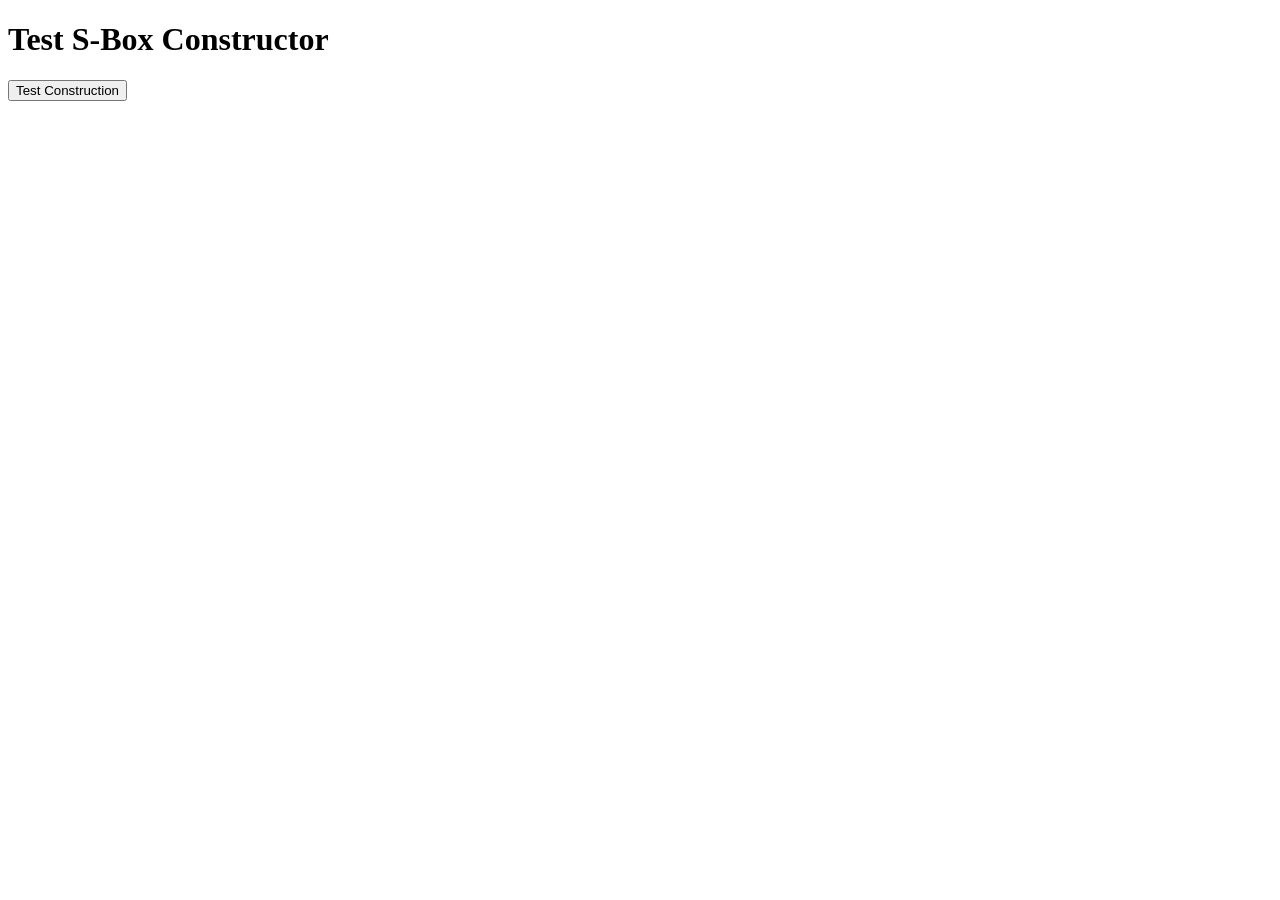
<file: test-constructor.html>
<!DOCTYPE html>
<html lang="id">
<head>
    <meta charset="UTF-8">
    <title>Test S-Box Constructor</title>
</head>
<body>
    <h1>Test S-Box Constructor</h1>
    <button onclick="testConstruction()">Test Construction</button>
    <pre id="result"></pre>

    <script src="sbox-constructor.js"></script>
    <script>
        function testConstruction() {
            const resultDiv = document.getElementById('result');
            try {
                // Test if classes are available
                resultDiv.innerHTML = 'Testing class availability...\n';
                
                if (typeof GaloisField === 'undefined') {
                    resultDiv.innerHTML += '❌ GaloisField not loaded\n';
                    return;
                }
                resultDiv.innerHTML += '✅ GaloisField loaded\n';
                
                if (typeof AESInverse === 'undefined') {
                    resultDiv.innerHTML += '❌ AESInverse not loaded\n';
                    return;
                }
                resultDiv.innerHTML += '✅ AESInverse loaded\n';
                
                if (typeof AffineTransformation === 'undefined') {
                    resultDiv.innerHTML += '❌ AffineTransformation not loaded\n';
                    return;
                }
                resultDiv.innerHTML += '✅ AffineTransformation loaded\n';
                
                if (typeof SBoxConstructor === 'undefined') {
                    resultDiv.innerHTML += '❌ SBoxConstructor not loaded\n';
                    return;
                }
                resultDiv.innerHTML += '✅ SBoxConstructor loaded\n\n';
                
                // Test construction
                resultDiv.innerHTML += 'Testing S-Box construction...\n';
                const constructor = new SBoxConstructor();
                const sbox = constructor.constructSBox(0, 0);
                
                resultDiv.innerHTML += '✅ S-Box constructed successfully!\n';
                resultDiv.innerHTML += `First 10 values: ${sbox.slice(0, 10).map(v => '0x' + v.toString(16).toUpperCase()).join(' ')}\n`;
                resultDiv.innerHTML += `Total values: ${sbox.length}\n`;
                
                // Check if it's a valid permutation
                const sorted = [...sbox].sort((a, b) => a - b);
                let isValid = true;
                for (let i = 0; i < 256; i++) {
                    if (sorted[i] !== i) {
                        isValid = false;
                        break;
                    }
                }
                resultDiv.innerHTML += `Valid permutation: ${isValid ? '✅ Yes' : '❌ No'}\n`;
                
            } catch (error) {
                resultDiv.innerHTML += `\n❌ Error: ${error.message}\n`;
                resultDiv.innerHTML += `Stack: ${error.stack}\n`;
            }
        }
    </script>
</body>
</html>
</file>
<file: styles.css>
/* Global Styles */
@import url('https://fonts.googleapis.com/css2?family=Inter:wght@400;600;700&family=Poppins:wght@600;700&display=swap');

:root {
    --primary-color: #2c3e50;
    --secondary-color: #3498db;
    --accent-color: #e74c3c;
    --success-color: #27ae60;
    --warning-color: #f39c12;
    --background: #ecf0f1;
    --text-dark: #2c3e50;
    --text-light: #7f8c8d;
    --border-color: #bdc3c7;
    --shadow: 0 4px 6px rgba(0, 0, 0, 0.1);
}

* {
    margin: 0;
    padding: 0;
    box-sizing: border-box;
}

body {
    font-family: 'Inter', 'Segoe UI', Tahoma, Geneva, Verdana, sans-serif;
    background: linear-gradient(135deg, #667eea 0%, #764ba2 100%);
    color: var(--text-dark);
    line-height: 1.6;
    min-height: 100vh;
    padding-bottom: 40px;
}

.top-nav {
    position: sticky;
    top: 0;
    z-index: 20;
    display: flex;
    align-items: center;
    justify-content: space-between;
    padding: 12px 18px;
    background: white;
    box-shadow: 0 2px 8px rgba(0, 0, 0, 0.06);
}

.brand {
    font-family: 'Poppins', 'Inter', sans-serif;
    font-weight: 700;
    letter-spacing: 0.5px;
    color: var(--primary-color);
    display: inline-flex;
    align-items: center;
    gap: 8px;
}

.brand-mark {
    width: 28px;
    height: 28px;
    border-radius: 8px;
    background: linear-gradient(135deg, #8fd3f4 0%, #84fab0 100%);
    display: inline-flex;
    align-items: center;
    justify-content: center;
    box-shadow: 0 6px 14px rgba(0,0,0,0.12);
    position: relative;
}

.brand-mark::after {
    content: '';
    width: 10px;
    height: 10px;
    border-radius: 3px;
    background: #0f172a;
    opacity: 0.9;
}

.nav-links {
    display: flex;
    gap: 16px;
    align-items: center;
    flex-wrap: wrap;
}

.nav-links a {
    color: var(--text-dark);
    text-decoration: none;
    font-weight: 600;
    font-size: 0.95em;
    padding: 6px 10px;
    border-radius: 6px;
    transition: all 0.2s ease;
}

.nav-links a:hover {
    background: rgba(52, 152, 219, 0.1);
    color: var(--secondary-color);
}

.nav-cta {
    background: var(--secondary-color);
    color: white;
    padding: 10px 14px;
    border-radius: 8px;
    font-weight: 700;
    text-decoration: none;
    box-shadow: var(--shadow);
}

.nav-cta:hover {
    background: #2980b9;
}

.container {
    max-width: 1200px;
    margin: 0 auto;
    padding: 20px;
}

/* Header */
header {
    background: white;
    padding: 40px 30px;
    border-radius: 10px;
    margin-bottom: 30px;
    box-shadow: var(--shadow);
    text-align: center;
}

header h1 {
    color: var(--primary-color);
    font-size: 2.5em;
    margin-bottom: 10px;
}

header p {
    color: var(--text-light);
    font-size: 1.1em;
    margin-bottom: 10px;
}

.hero {
    display: grid;
    grid-template-columns: repeat(auto-fit, minmax(320px, 1fr));
    gap: 18px;
    padding: 22px 20px;
    background: linear-gradient(135deg, #f8fbff 0%, #eef2ff 55%, #e4e9ff 100%);
    border-radius: 14px;
    box-shadow: 0 14px 34px rgba(0, 0, 0, 0.08);
    margin-bottom: 12px;
    position: relative;
    overflow: hidden;
}

.hero::before,
.hero::after {
    content: '';
    position: absolute;
    border-radius: 50%;
    filter: blur(24px);
    opacity: 0.25;
    z-index: 0;
}

.hero::before {
    width: 220px;
    height: 220px;
    background: #9ec5ff;
    top: -60px;
    right: -40px;
}

.hero::after {
    width: 180px;
    height: 180px;
    background: #c8b5ff;
    bottom: -50px;
    left: -30px;
}

.hero-text h2 {
    font-family: 'Poppins', 'Inter', sans-serif;
    font-size: 2.05em;
    color: var(--primary-color);
    margin-bottom: 10px;
    position: relative;
    z-index: 1;
}

.hero-sub {
    color: var(--text-light);
    margin-bottom: 12px;
    position: relative;
    z-index: 1;
}

.eyebrow {
    text-transform: uppercase;
    letter-spacing: 1.2px;
    font-weight: 700;
    color: var(--secondary-color);
    font-size: 0.8em;
    margin-bottom: 6px;
}

.hero-actions {
    display: flex;
    gap: 10px;
    flex-wrap: wrap;
    margin-bottom: 12px;
    position: relative;
    z-index: 1;
}

.hero-list {
    margin: 0;
    padding-left: 18px;
    color: var(--text-dark);
    display: grid;
    gap: 6px;
}

.hero-list li {
    font-size: 0.95em;
}

.hero-list {
    position: relative;
    z-index: 1;
}

.hero-points {
    position: relative;
    z-index: 1;
    display: grid;
    grid-template-columns: repeat(auto-fit, minmax(220px, 1fr));
    gap: 10px;
    margin-top: 10px;
}

.hero-point {
    display: grid;
    grid-template-columns: auto 1fr;
    gap: 10px;
    align-items: center;
    background: rgba(255, 255, 255, 0.86);
    border: 1px solid rgba(0, 0, 0, 0.04);
    border-radius: 12px;
    padding: 12px;
    box-shadow: 0 10px 22px rgba(0,0,0,0.06);
}

.point-icon {
    width: 40px;
    height: 40px;
    border-radius: 10px;
    background: linear-gradient(135deg, #8fd3f4 0%, #84fab0 100%);
    display: inline-flex;
    align-items: center;
    justify-content: center;
    font-size: 1.1em;
    color: #0f172a;
    font-weight: 700;
}

.point-title {
    font-weight: 800;
    color: var(--primary-color);
    margin-bottom: 2px;
}

.point-desc {
    color: var(--text-light);
    font-size: 0.92em;
}

.hero-visual {
    position: relative;
    z-index: 1;
    display: flex;
    align-items: center;
    justify-content: center;
}

.mock-card {
    width: 100%;
    max-width: 480px;
    background: #0f172a;
    color: white;
    border-radius: 14px;
    padding: 14px;
    box-shadow: 0 16px 32px rgba(0,0,0,0.18);
    border: 1px solid rgba(255,255,255,0.06);
}

.mock-header {
    display: flex;
    align-items: center;
    gap: 6px;
    margin-bottom: 12px;
    font-weight: 700;
}

.dot {
    width: 10px;
    height: 10px;
    border-radius: 50%;
    display: inline-block;
}

.dot.red { background: #ff6b6b; }
.dot.yellow { background: #f7c948; }
.dot.green { background: #51cf66; }

.mock-title {
    margin-left: 6px;
    color: rgba(255,255,255,0.85);
}

.mock-body {
    display: grid;
    gap: 10px;
}

.mock-row {
    display: flex;
    align-items: center;
    justify-content: space-between;
    background: rgba(255,255,255,0.04);
    border: 1px solid rgba(255,255,255,0.06);
    padding: 10px 12px;
    border-radius: 10px;
}

.label {
    color: rgba(255,255,255,0.82);
    font-weight: 600;
}

.pill {
    padding: 6px 10px;
    border-radius: 999px;
    font-weight: 700;
    font-size: 0.9em;
}

.pill.good { background: rgba(81, 207, 102, 0.15); color: #8ef0a3; }
.pill.info { background: rgba(80, 156, 255, 0.18); color: #b7d6ff; }

.mock-bars {
    display: grid;
    gap: 6px;
}

.bar {
    height: 8px;
    border-radius: 999px;
    background: linear-gradient(90deg, #6dd5ed, #9c7eff);
    opacity: 0.85;
}

.bar-1 { width: 88%; }
.bar-2 { width: 72%; }
.bar-3 { width: 94%; }
.bar-4 { width: 63%; }

.mock-footer {
    margin-top: 4px;
    font-size: 0.9em;
    color: rgba(255,255,255,0.72);
}

/* About Page */
.about-hero {
    display: grid;
    grid-template-columns: repeat(auto-fit, minmax(320px, 1fr));
    gap: 20px;
    padding: 24px 20px;
    background: linear-gradient(135deg, #f8fbff 0%, #eef2ff 55%, #e4e9ff 100%);
    border-radius: 14px;
    box-shadow: 0 14px 34px rgba(0, 0, 0, 0.08);
    margin: 20px 0 12px;
    position: relative;
    overflow: hidden;
}

.about-hero::before,
.about-hero::after {
    content: '';
    position: absolute;
    border-radius: 50%;
    filter: blur(24px);
    opacity: 0.22;
    z-index: 0;
}

.about-hero::before {
    width: 220px;
    height: 220px;
    background: #9ec5ff;
    top: -70px;
    right: -50px;
}

.about-hero::after {
    width: 180px;
    height: 180px;
    background: #c8b5ff;
    bottom: -60px;
    left: -40px;
}

.about-text {
    position: relative;
    z-index: 1;
    display: grid;
    gap: 12px;
}

.about-text h1 {
    font-family: 'Poppins', 'Inter', sans-serif;
    color: var(--primary-color);
}

.about-points {
    display: grid;
    grid-template-columns: repeat(auto-fit, minmax(240px, 1fr));
    gap: 10px;
}

.about-point {
    display: grid;
    grid-template-columns: auto 1fr;
    gap: 10px;
    align-items: center;
    background: rgba(255, 255, 255, 0.9);
    border: 1px solid rgba(0,0,0,0.05);
    border-radius: 12px;
    padding: 12px;
    box-shadow: 0 10px 22px rgba(0,0,0,0.06);
}

.about-visual {
    position: relative;
    z-index: 1;
    display: flex;
    align-items: center;
    justify-content: center;
}

.profile-card {
    background: #0f172a;
    color: white;
    border-radius: 14px;
    padding: 16px;
    width: 100%;
    max-width: 360px;
    border: 1px solid rgba(255,255,255,0.06);
    box-shadow: 0 16px 32px rgba(0,0,0,0.2);
    display: grid;
    gap: 10px;
    text-align: center;
}

.profile-photo {
    width: 120px;
    height: 120px;
    margin: 0 auto;
    border-radius: 50%;
    overflow: hidden;
    border: 3px solid rgba(255,255,255,0.35);
    box-shadow: 0 12px 22px rgba(0,0,0,0.18);
    line-height: 0;
}

.profile-photo-img {
    width: 100%;
    height: 100%;
    object-fit: cover;
    display: block;
}

.profile-name {
    font-weight: 800;
    font-size: 1.2em;
}

.profile-role {
    color: #b7d6ff;
    font-weight: 600;
}

.profile-bio {
    color: rgba(255,255,255,0.82);
    font-size: 0.95em;
    margin: 0;
}

/* About page link styling */
.about-hero .point-desc a {
    color: var(--secondary-color);
    text-decoration: none;
}

.about-hero .point-desc a:hover {
    color: var(--secondary-color);
    text-decoration: none;
}


.quick-links {
    background: white;
    border-radius: 12px;
    padding: 14px 16px;
    box-shadow: 0 10px 24px rgba(0, 0, 0, 0.05);
    border: 1px solid rgba(0,0,0,0.05);
    margin-bottom: 20px;
}

.hero-panel {
    background: white;
    color: var(--text-dark);
    padding: 16px;
    border-radius: 12px;
    box-shadow: 0 10px 24px rgba(0, 0, 0, 0.05);
    display: flex;
    flex-direction: column;
    gap: 10px;
    border: 1px solid rgba(0,0,0,0.05);
}

.panel-title {
    font-weight: 700;
    letter-spacing: 0.3px;
    color: var(--primary-color);
}

.feature-menu {
    display: grid;
    grid-template-columns: 1fr;
    gap: 10px;
}


.feature-menu {
    display: grid;
    grid-template-columns: repeat(auto-fit, minmax(220px, 1fr));
    gap: 10px;
}

.feature-card {
    display: grid;
    grid-template-columns: auto 1fr;
    gap: 10px;
    align-items: center;
    background: #f9fbff;
    border: 1px solid rgba(0,0,0,0.06);
    border-radius: 10px;
    padding: 10px 12px;
    text-decoration: none;
    color: var(--text-dark);
    transition: all 0.2s ease;
}

.feature-card:hover {
    background: white;
    transform: translateY(-2px);
    box-shadow: 0 8px 18px rgba(0,0,0,0.06);
}

.feature-icon {
    font-size: 1.2em;
}


.feature-title {
    font-weight: 700;
}

.feature-sub {
    color: var(--text-light);
    font-size: 0.9em;
}

.ghost {
    background: white;
    color: var(--primary-color);
    border: 1px solid var(--border-color);
}

.ghost:hover {
    border-color: var(--secondary-color);
    color: var(--secondary-color);
}

header a {
    color: var(--secondary-color);
    text-decoration: none;
}

header a:hover {
    text-decoration: underline;
}

/* Main Sections */
main {
    display: flex;
    flex-direction: column;
    gap: 30px;
}

section {
    background: white;
    padding: 30px;
    border-radius: 10px;
    box-shadow: var(--shadow);
}

section h2 {
    color: var(--primary-color);
    margin-bottom: 10px;
    font-size: 1.8em;
}

section > p {
    color: var(--text-light);
    margin-bottom: 20px;
}

/* Research Parameters Panel */
.research-panel {
    background: linear-gradient(135deg, #f5f7fa 0%, #c3cfe2 100%);
}

.parameters-grid {
    display: grid;
    grid-template-columns: repeat(auto-fit, minmax(300px, 1fr));
    gap: 20px;
    margin-bottom: 20px;
}

.param-group {
    background: white;
    padding: 20px;
    border-radius: 8px;
    border-left: 4px solid var(--secondary-color);
}

.param-group label {
    display: block;
    font-weight: bold;
    margin-bottom: 12px;
    color: var(--primary-color);
}

.matrix-presets {
    display: flex;
    gap: 10px;
    flex-wrap: wrap;
}

.preset-btn {
    flex: 1;
    min-width: 140px;
    padding: 15px;
    border: 2px solid var(--border-color);
    background: white;
    border-radius: 6px;
    cursor: pointer;
    transition: all 0.3s ease;
    font-size: 0.9em;
    text-align: center;
}

.preset-btn:hover {
    border-color: var(--secondary-color);
    transform: translateY(-2px);
    box-shadow: var(--shadow);
}

.preset-btn.active {
    border-color: var(--secondary-color);
    background: var(--secondary-color);
    color: white;
}

.preset-btn small {
    display: block;
    margin-top: 6px;
    opacity: 0.8;
}

.matrix-editor {
    background: #f9f9f9;
    padding: 15px;
    border-radius: 6px;
    margin-bottom: 10px;
    border: 1px solid var(--border-color);
}

.sbox-upload {
    background: #f9f9f9;
    padding: 15px;
    border-radius: 6px;
    border: 1px solid var(--border-color);
    text-align: center;
}

.sbox-upload button {
    margin: 0;
}

.matrix-display {
    font-family: 'Courier New', monospace;
    font-size: 11px;
    line-height: 1.4;
    background: white;
    padding: 10px;
    border-radius: 4px;
    margin-bottom: 10px;
    max-height: 200px;
    overflow-y: auto;
}

.matrix-edit {
    background: #f9f9f9;
    padding: 15px;
    border-radius: 6px;
    margin-top: 10px;
}

.matrix-edit textarea {
    width: 100%;
    font-family: 'Courier New', monospace;
    font-size: 12px;
    padding: 10px;
    border: 1px solid var(--border-color);
    border-radius: 4px;
    margin-bottom: 10px;
}

.constant-input {
    display: flex;
    flex-direction: column;
    gap: 8px;
}

.constant-input input {
    padding: 10px;
    border: 1px solid var(--border-color);
    border-radius: 4px;
    font-size: 1em;
    font-family: 'Courier New', monospace;
}

.constant-input small {
    color: var(--text-light);
    font-size: 0.9em;
}

.quick-presets {
    margin-top: 10px;
}

.quick-presets label {
    font-size: 0.9em;
    margin-bottom: 8px;
}

.preset-buttons {
    display: flex;
    gap: 8px;
    flex-wrap: wrap;
}

.param-summary {
    background: #f0f8ff;
    padding: 15px;
    border-radius: 6px;
    border-left: 4px solid var(--success-color);
}

.param-summary p {
    margin-bottom: 8px;
    font-size: 0.95em;
}

/* Control Panel */
.control-panel {
    background: white;
}

.control-actions {
    display: flex;
    gap: 15px;
    margin-bottom: 20px;
}

.btn {
    padding: 10px 20px;
    border: none;
    border-radius: 6px;
    cursor: pointer;
    font-size: 1em;
    font-weight: 600;
    transition: all 0.3s ease;
    display: inline-flex;
    align-items: center;
    gap: 8px;
}

.btn:hover {
    transform: translateY(-2px);
    box-shadow: var(--shadow);
}

.btn-primary {
    background: var(--secondary-color);
    color: white;
}

.btn-primary:hover {
    background: #2980b9;
}

.btn-secondary {
    background: var(--border-color);
    color: var(--text-dark);
}

.btn-secondary:hover {
    background: #a6b3b8;
}

.btn-large {
    padding: 15px 30px;
    font-size: 1.1em;
}

.btn-small {
    padding: 6px 12px;
    font-size: 0.85em;
}

.button-group {
    display: flex;
    gap: 10px;
    flex-wrap: wrap;
}

/* Analysis Results */
#analysis-results {
    margin-top: 30px;
}

.sbox-display {
    background: #f9f9f9;
    padding: 20px;
    border-radius: 6px;
    margin-bottom: 20px;
}

.sbox-display h4 {
    margin-bottom: 10px;
    color: var(--primary-color);
}

.code-block {
    background: #2c3e50;
    color: #ecf0f1;
    padding: 15px;
    border-radius: 4px;
    font-family: 'Courier New', monospace;
    font-size: 0.85em;
    overflow-x: auto;
    white-space: pre-wrap;
    word-wrap: break-word;
}

/* Tabs */
.tabs {
    display: flex;
    gap: 10px;
    margin-bottom: 20px;
    border-bottom: 2px solid var(--border-color);
    flex-wrap: wrap;
}

.tab-btn {
    padding: 10px 20px;
    background: none;
    border: none;
    border-bottom: 3px solid transparent;
    cursor: pointer;
    font-weight: 600;
    color: var(--text-light);
    transition: all 0.3s ease;
}

.tab-btn:hover {
    color: var(--secondary-color);
}

.tab-btn.active {
    color: var(--secondary-color);
    border-bottom-color: var(--secondary-color);
}

.tab-content {
    display: none;
    animation: fadeIn 0.3s ease;
}

.tab-content.active {
    display: block;
}

/* Steps Tab */
.steps-grid {
    display: grid;
    grid-template-columns: repeat(auto-fit, minmax(260px, 1fr));
    gap: 14px;
}

.step-box {
    background: linear-gradient(135deg, #f8fbff 0%, #eef2ff 55%, #e4e9ff 100%);
    border: 1px solid rgba(0, 0, 0, 0.05);
    border-radius: 12px;
    padding: 14px;
    box-shadow: 0 8px 18px rgba(0, 0, 0, 0.06);
    display: grid;
    gap: 8px;
}

.step-box .step-number {
    width: 36px;
    height: 36px;
    border-radius: 50%;
    display: inline-flex;
    align-items: center;
    justify-content: center;
    background: #2c3e50;
    color: white;
    font-weight: 800;
    box-shadow: 0 6px 12px rgba(0,0,0,0.12);
}

.step-title {
    font-weight: 800;
    color: var(--primary-color);
}

.step-description {
    color: var(--text-light);
    font-size: 0.95em;
}

.step-details ul {
    margin: 8px 0 0 20px;
    color: var(--text-dark);
    display: grid;
    gap: 4px;
    list-style: disc;
}

.step-result {
    background: #f0fff4;
    border-left: 4px solid var(--success-color);
    padding: 8px 10px;
    border-radius: 8px;
    color: var(--primary-color);
    font-weight: 600;
}

.step-warning {
    background: #fff7e6;
    border-left: 4px solid var(--warning-color);
    padding: 8px 10px;
    border-radius: 8px;
    color: var(--primary-color);
    font-weight: 600;
}

@keyframes fadeIn {
    from {
        opacity: 0;
        transform: translateY(-10px);
    }
    to {
        opacity: 1;
        transform: translateY(0);
    }
}

.summary-grid {
    display: grid;
    grid-template-columns: repeat(auto-fit, minmax(200px, 1fr));
    gap: 15px;
    margin-bottom: 20px;
}

.metric-card {
    background: #f0f8ff;
    padding: 20px;
    border-radius: 8px;
    border-left: 4px solid var(--secondary-color);
    text-align: left;
}

.metric-card h4 {
    color: var(--primary-color);
    margin-bottom: 15px;
    font-size: 1.05em;
    border-bottom: 2px solid var(--secondary-color);
    padding-bottom: 10px;
}

.metric-card.metric-good {
    border-left-color: var(--success-color);
    background: #f0fff4;
}

.metric-card.metric-fair {
    border-left-color: var(--warning-color);
    background: #fffbf0;
}

.metric-card.metric-info {
    border-left-color: #9b59b6;
    background: #f5f0ff;
}

.metric-table {
    width: 100%;
    font-size: 0.95em;
    border-collapse: collapse;
}

.metric-table tr {
    border-bottom: 1px solid rgba(0, 0, 0, 0.08);
}

.metric-table td {
    padding: 8px 0;
}

.metric-table td:first-child {
    width: 40%;
    padding-right: 15px;
}

.metric-table td:nth-child(2) {
    font-weight: 600;
    color: var(--primary-color);
}

.metric-value {
    font-size: 1.8em;
    font-weight: bold;
    color: var(--primary-color);
    margin-bottom: 8px;
}

.metric-unit {
    color: var(--text-light);
    font-size: 0.9em;
}

.metrics-grid {
    display: grid;
    grid-template-columns: repeat(auto-fit, minmax(180px, 1fr));
    gap: 15px;
    margin-bottom: 20px;
}

.comparison-table {
    width: 100%;
    border-collapse: collapse;
    margin-bottom: 30px;
    font-size: 0.95em;
}

.comparison-table th,
.comparison-table td {
    padding: 12px 15px;
    text-align: left;
    border-bottom: 1px solid var(--border-color);
}

.comparison-table th {
    background: #f9f9f9;
    font-weight: bold;
    color: var(--primary-color);
    border-bottom: 2px solid var(--primary-color);
}

.comparison-table tr:hover {
    background: #f5f5f5;
}

.comparison-table td:last-child {
    text-align: center;
    font-weight: 600;
}

.winner-cell {
    background: #fff9e6;
    color: #e67e22;
    font-weight: bold;
    text-align: center !important;
    border-radius: 4px;
}

.value-highlight {
    background: #fff4e6;
    font-weight: bold;
    color: var(--warning-color);
}

.value-normal {
    color: var(--text-dark);
}

.details-box {
    background: #2c3e50;
    color: #ecf0f1;
    padding: 15px;
    border-radius: 4px;
    font-family: 'Courier New', monospace;
    font-size: 0.85em;
    overflow-x: auto;
    max-height: 500px;
    overflow-y: auto;
}

/* Encryption Section */
.encryption-section {
    background: white;
}

.encryption-grid {
    display: grid;
    grid-template-columns: repeat(auto-fit, minmax(380px, 1fr));
    gap: 25px;
    margin-top: 20px;
}
.full-width {
    margin-top: 24px;
}

.text-encryption-stack {
    display: flex;
    flex-direction: column;
    gap: 40px;
}

.encryption-module {
    background: #f9f9f9;
    padding: 20px;
    border-radius: 8px;
    border: 2px solid var(--border-color);
}

.encryption-module h3 {
    color: var(--primary-color);
    margin-bottom: 15px;
    font-size: 1.2em;
}

.enc-controls {
    display: flex;
    flex-direction: column;
    gap: 15px;
}

.control-group {
    display: flex;
    flex-direction: column;
    gap: 8px;
}

.control-group label {
    font-weight: bold;
    color: var(--primary-color);
    font-size: 0.95em;
}

.control-group input,
.control-group textarea,
.control-group select {
    padding: 10px;
    border: 1px solid var(--border-color);
    border-radius: 4px;
    font-size: 0.95em;
    font-family: 'Segoe UI', Tahoma, Geneva, Verdana, sans-serif;
}

.control-group input:focus,
.control-group textarea:focus,
.control-group select:focus {
    outline: none;
    border-color: var(--secondary-color);
    box-shadow: 0 0 0 3px rgba(52, 152, 219, 0.1);
}

.control-group small {
    color: var(--text-light);
    font-size: 0.85em;
}

.control-group textarea {
    font-family: 'Courier New', monospace;
    min-height: 100px;
    resize: vertical;
}

#text-result,
#text-decrypt-result,
#image-result {
    margin-top: 15px;
    padding: 15px;
    background: #f0fff4;
    border-radius: 6px;
    border-left: 4px solid var(--success-color);
}

#text-output,
#decrypt-plaintext {
    width: 100%;
    padding: 10px;
    border: 1px solid var(--border-color);
    border-radius: 4px;
    font-family: 'Courier New', monospace;
    font-size: 0.9em;
    min-height: 80px;
}

.image-comparison {
    display: grid;
    grid-template-columns: 1fr 1fr 1fr;
    gap: 15px;
    margin: 15px 0;
}

.image-container {
    display: flex;
    flex-direction: column;
    gap: 10px;
}

.image-container h5 {
    color: var(--primary-color);
    margin-bottom: 0;
}

.image-container canvas {
    width: 100%;
    height: auto;
    border: 2px solid var(--border-color);
    border-radius: 4px;
}

/* Error Section */
.error-section {
    background: #ffebee;
    border-left: 4px solid var(--accent-color);
    padding: 20px;
    border-radius: 6px;
    margin-bottom: 20px;
}

#error-message {
    color: #c62828;
    font-weight: 600;
}

/* Footer */
footer {
    background: rgba(255, 255, 255, 0.9);
    padding: 20px;
    text-align: center;
    border-radius: 10px;
    margin-top: 30px;
    box-shadow: var(--shadow);
}

footer p {
    margin-bottom: 8px;
    color: var(--text-dark);
    font-size: 0.95em;
}

footer a {
    color: var(--secondary-color);
    text-decoration: none;
}

footer a:hover {
    text-decoration: underline;
}

/* Responsive Design */
@media (max-width: 768px) {
    header h1 {
        font-size: 1.8em;
    }

    .parameters-grid {
        grid-template-columns: 1fr;
    }

    .matrix-presets {
        flex-direction: column;
    }

    .preset-btn {
        width: 100%;
    }

    .image-comparison {
        grid-template-columns: 1fr;
    }

    .encryption-grid {
        grid-template-columns: 1fr;
    }

    section {
        padding: 20px;
    }

    .summary-grid {
        grid-template-columns: 1fr;
    }
}

/* Scrollbar Styling */
::-webkit-scrollbar {
    width: 8px;
    height: 8px;
}

::-webkit-scrollbar-track {
    background: #f1f1f1;
    border-radius: 10px;
}

::-webkit-scrollbar-thumb {
    background: var(--secondary-color);
    border-radius: 10px;
}

::-webkit-scrollbar-thumb:hover {
    background: #2980b9;
}
</file>
